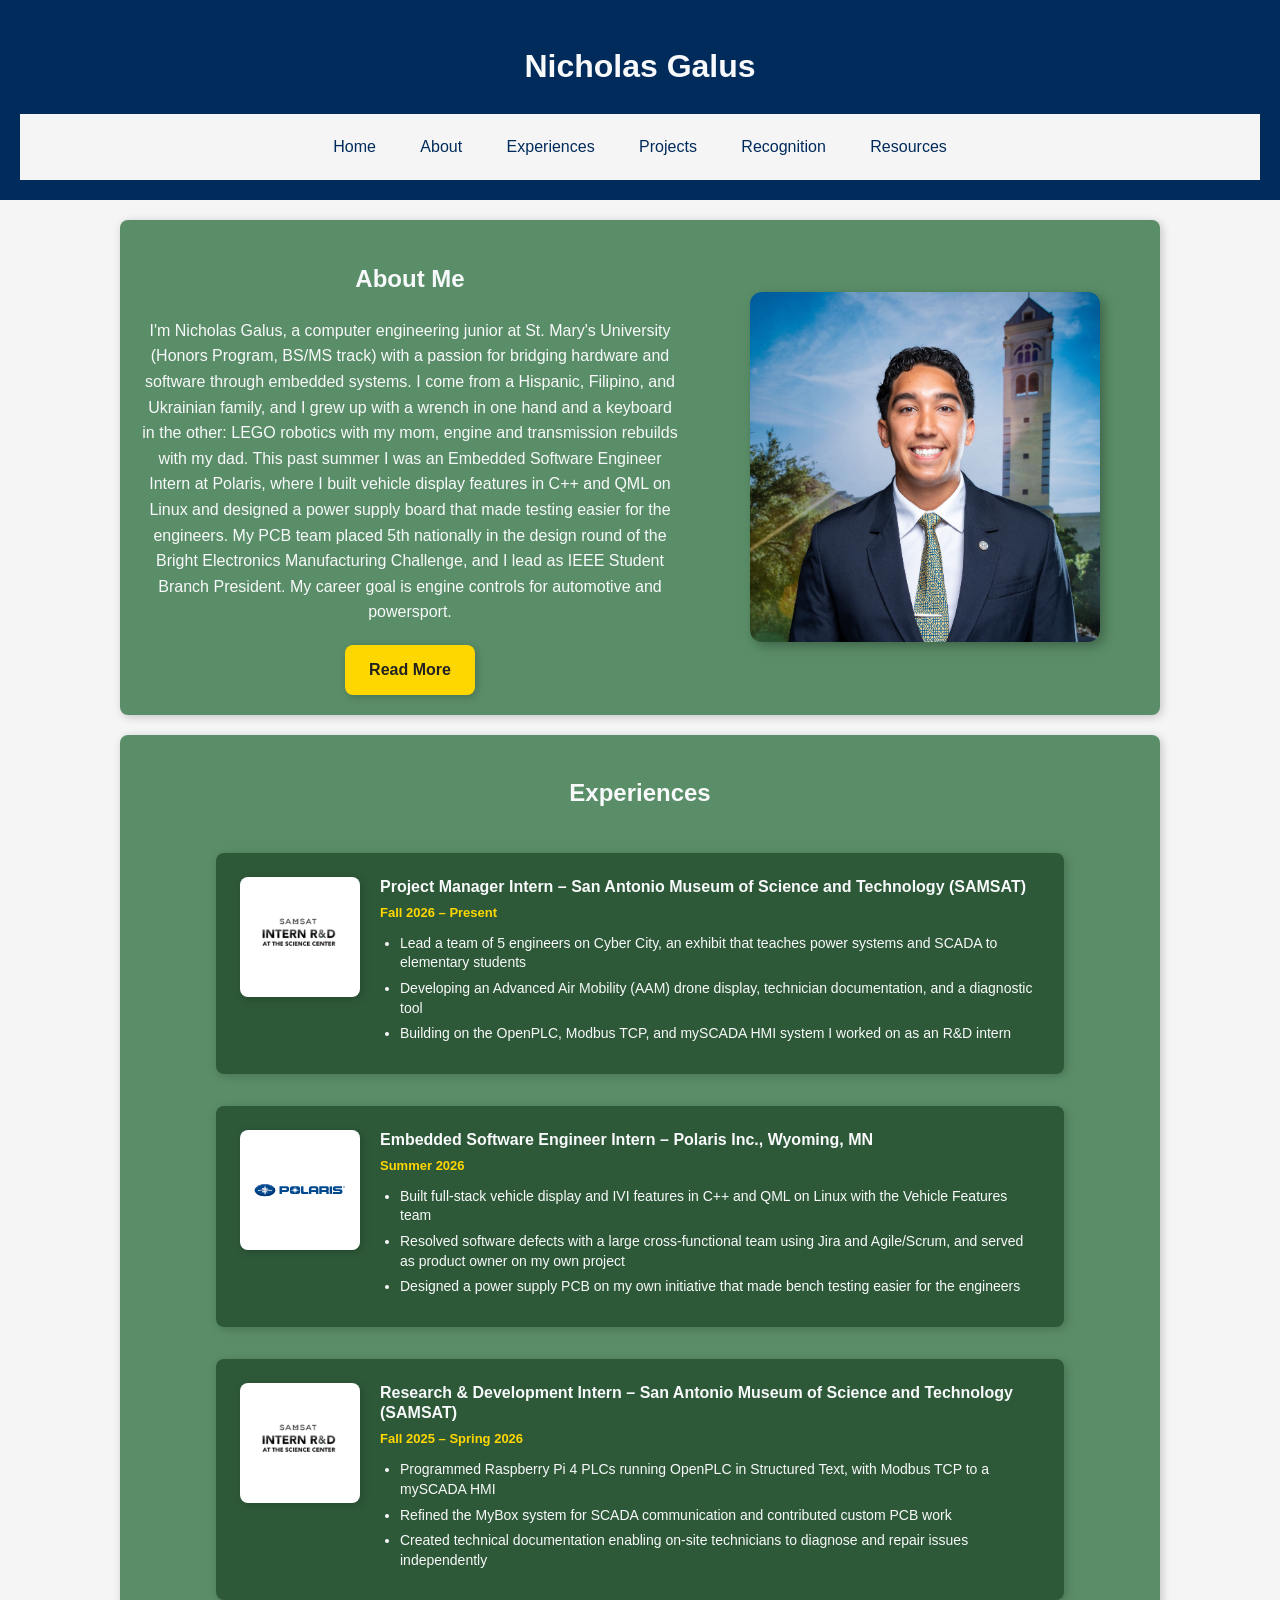
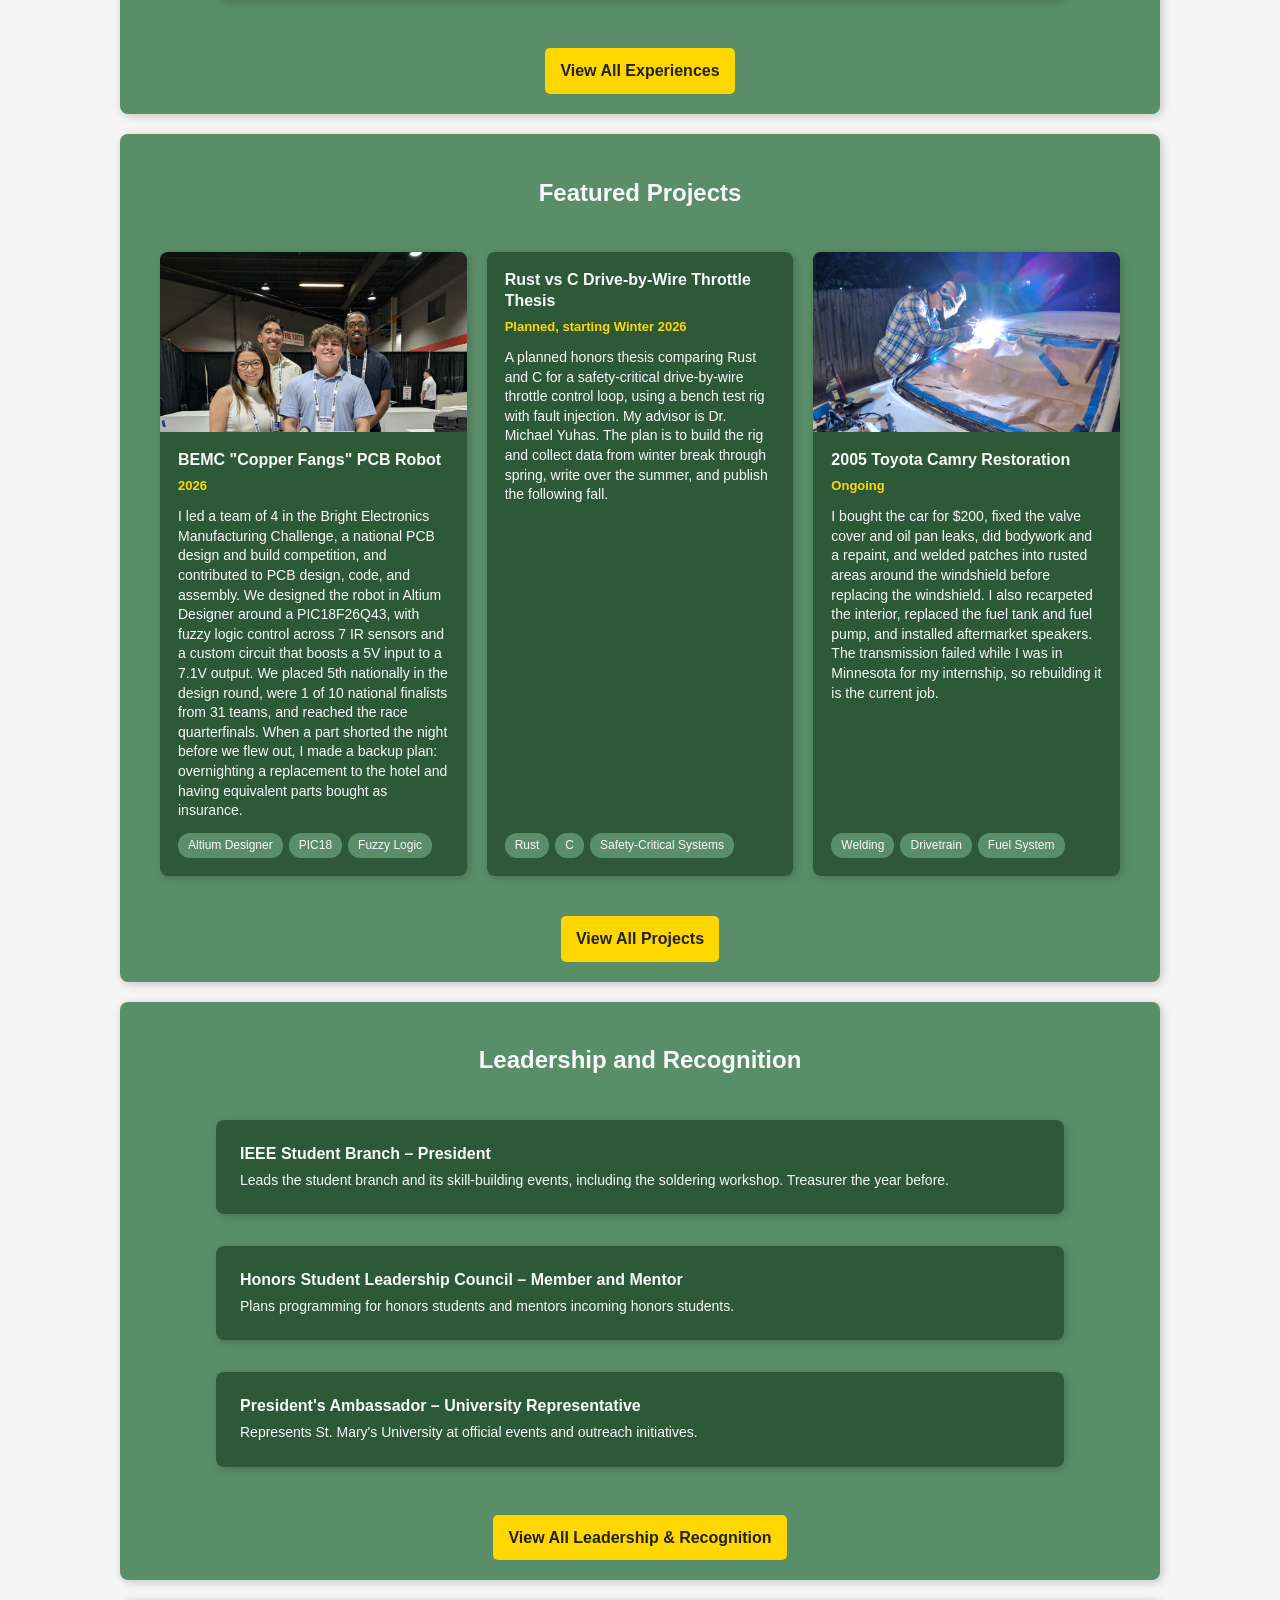
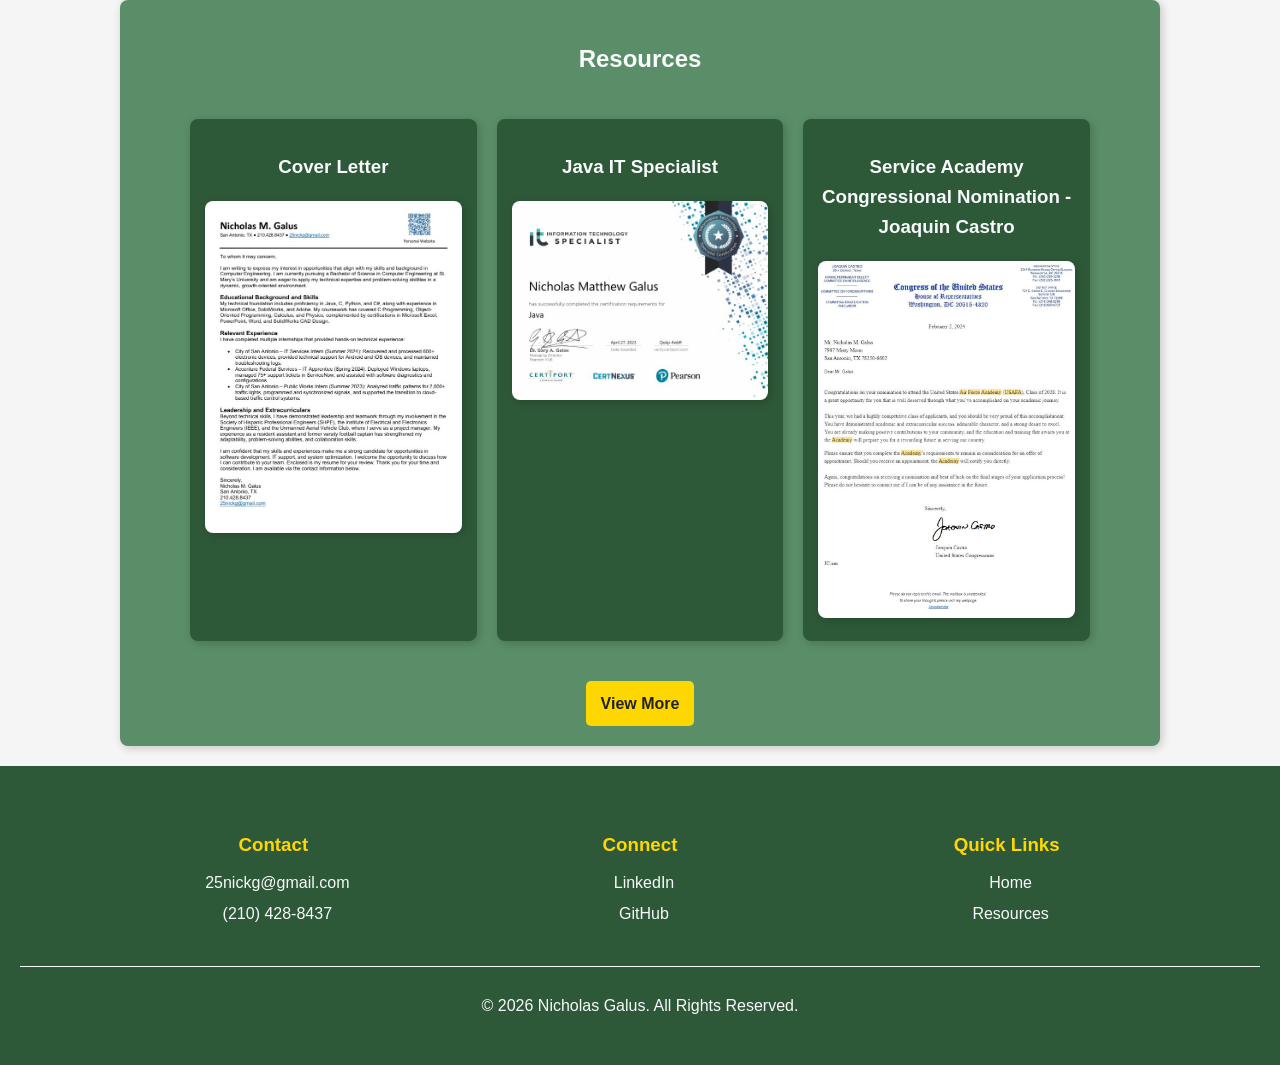
<file: index.html>
<!DOCTYPE html>
<html lang="en">

<head>
    <meta charset="UTF-8">
    <meta name="viewport" content="width=device-width, initial-scale=1.0">
    <title>Nicholas Galus</title>
    <link rel="stylesheet" href="resources/css/styles.css">
</head>

<body>
    <header>
        <h1>Nicholas Galus</h1>
        <nav>
            <a href="index.html">Home</a>
            <a href="about.html">About</a>
            <a href="experiences.html">Experiences</a>
            <a href="projects.html">Projects</a>
            <a href="awards.html">Recognition</a>
            <a href="resources.html">Resources</a>
        </nav>
    </header>

    <section class="about">
        <article class="container">
            <div>
                <h2>About Me</h2>
                <p>
                    I'm Nicholas Galus, a computer engineering junior at St. Mary's University (Honors Program, BS/MS track) with a passion for bridging hardware and software through embedded systems. I come from a Hispanic, Filipino, and Ukrainian family, and I grew up with a wrench in one hand and a keyboard in the other: LEGO robotics with my mom, engine and transmission rebuilds with my dad. This past summer I was an Embedded Software Engineer Intern at Polaris, where I built vehicle display features in C++ and QML on Linux and designed a power supply board that made testing easier for the engineers. My PCB team placed 5th nationally in the design round of the Bright Electronics Manufacturing Challenge, and I lead as IEEE Student Branch President. My career goal is engine controls for automotive and powersport.
                </p>
                <div class="read-more-container">
                    <a href="about.html" class="read-more-btn">Read More</a>
                </div>
            </div>
            <figure class="image">
                <img src="resources/images/Headshot.jpg" alt="Nicholas Galus" loading="lazy">
            </figure>
        </article>
    </section>

    <section class="experiences">
        <article>
            <h2>Experiences</h2>

            <!-- 3 Most Recent Experiences (full list on experiences.html) -->
            <div class="experiences-vertical">
                <div class="experience-vertical-item has-thumb">
                    <div class="experience-thumb" data-initials="SAMSAT">
                        <img class="logo logo-invert" src="resources/images/experiences/samsat.png" alt="SAMSAT" loading="lazy" onerror="this.remove()">
                    </div>
                    <div class="experience-body">
                        <h3>Project Manager Intern – San Antonio Museum of Science and Technology (SAMSAT)</h3>
                        <p class="experience-date">Fall 2026 – Present</p>
                        <ul>
                            <li>Lead a team of 5 engineers on Cyber City, an exhibit that teaches power systems and SCADA to elementary students</li>
                            <li>Developing an Advanced Air Mobility (AAM) drone display, technician documentation, and a diagnostic tool</li>
                            <li>Building on the OpenPLC, Modbus TCP, and mySCADA HMI system I worked on as an R&amp;D intern</li>
                        </ul>
                    </div>
                </div>

                <div class="experience-vertical-item has-thumb">
                    <div class="experience-thumb" data-initials="POL">
                        <img class="logo" src="resources/images/experiences/polaris.svg" alt="Polaris" loading="lazy" onerror="this.remove()">
                    </div>
                    <div class="experience-body">
                        <h3>Embedded Software Engineer Intern – Polaris Inc., Wyoming, MN</h3>
                        <p class="experience-date">Summer 2026</p>
                        <ul>
                            <li>Built full-stack vehicle display and IVI features in C++ and QML on Linux with the Vehicle Features team</li>
                            <li>Resolved software defects with a large cross-functional team using Jira and Agile/Scrum, and served as product owner on my own project</li>
                            <li>Designed a power supply PCB on my own initiative that made bench testing easier for the engineers</li>
                        </ul>
                    </div>
                </div>

                <div class="experience-vertical-item has-thumb">
                    <div class="experience-thumb" data-initials="SAMSAT">
                        <img class="logo logo-invert" src="resources/images/experiences/samsat.png" alt="SAMSAT" loading="lazy" onerror="this.remove()">
                    </div>
                    <div class="experience-body">
                        <h3>Research &amp; Development Intern – San Antonio Museum of Science and Technology (SAMSAT)</h3>
                        <p class="experience-date">Fall 2025 – Spring 2026</p>
                        <ul>
                            <li>Programmed Raspberry Pi 4 PLCs running OpenPLC in Structured Text, with Modbus TCP to a mySCADA HMI</li>
                            <li>Refined the MyBox system for SCADA communication and contributed custom PCB work</li>
                            <li>Created technical documentation enabling on-site technicians to diagnose and repair issues independently</li>
                        </ul>
                    </div>
                </div>
            </div>

            <!-- View All Experiences Button -->
            <div class="view-more-container">
                <a href="experiences.html" class="view-more-btn">View All Experiences</a>
            </div>
        </article>
    </section>

    <section class="featured-projects">
        <article>
            <h2>Featured Projects</h2>

            <!-- Top 3 Projects (full list lives on projects.html) -->
            <div class="projects-grid">
                <div class="project-card">
                    <img class="project-image" src="resources/images/copper-fangs.jpg" alt="Copper Fangs PCB robot" loading="lazy" onerror="this.remove()">
                    <div class="project-body">
                        <h3>BEMC "Copper Fangs" PCB Robot</h3>
                        <p class="project-date">2026</p>
                        <p>I led a team of 4 in the Bright Electronics Manufacturing Challenge, a national PCB design and build competition, and contributed to PCB design, code, and assembly. We designed the robot in Altium Designer around a PIC18F26Q43, with fuzzy logic control across 7 IR sensors and a custom circuit that boosts a 5V input to a 7.1V output. We placed 5th nationally in the design round, were 1 of 10 national finalists from 31 teams, and reached the race quarterfinals. When a part shorted the night before we flew out, I made a backup plan: overnighting a replacement to the hotel and having equivalent parts bought as insurance.</p>
                        <ul class="project-tags">
                            <li>Altium Designer</li>
                            <li>PIC18</li>
                            <li>Fuzzy Logic</li>
                        </ul>
                    </div>
                </div>

                <div class="project-card">
                    <div class="project-body">
                        <h3>Rust vs C Drive-by-Wire Throttle Thesis</h3>
                        <p class="project-date">Planned, starting Winter 2026</p>
                        <p>A planned honors thesis comparing Rust and C for a safety-critical drive-by-wire throttle control loop, using a bench test rig with fault injection. My advisor is Dr. Michael Yuhas. The plan is to build the rig and collect data from winter break through spring, write over the summer, and publish the following fall.</p>
                        <ul class="project-tags">
                            <li>Rust</li>
                            <li>C</li>
                            <li>Safety-Critical Systems</li>
                        </ul>
                    </div>
                </div>

                <div class="project-card">
                    <img class="project-image" src="resources/images/camry.png" alt="2005 Toyota Camry restoration" loading="lazy" onerror="this.remove()">
                    <div class="project-body">
                        <h3>2005 Toyota Camry Restoration</h3>
                        <p class="project-date">Ongoing</p>
                        <p>I bought the car for $200, fixed the valve cover and oil pan leaks, did bodywork and a repaint, and welded patches into rusted areas around the windshield before replacing the windshield. I also recarpeted the interior, replaced the fuel tank and fuel pump, and installed aftermarket speakers. The transmission failed while I was in Minnesota for my internship, so rebuilding it is the current job.</p>
                        <ul class="project-tags">
                            <li>Welding</li>
                            <li>Drivetrain</li>
                            <li>Fuel System</li>
                        </ul>
                    </div>
                </div>
            </div>

            <!-- View All Projects Button -->
            <div class="view-more-container">
                <a href="projects.html" class="view-more-btn">View All Projects</a>
            </div>
        </article>
    </section>

    <section class="leadership-recognition">
        <article>
            <h2>Leadership and Recognition</h2>

            <!-- Top 3 Leadership Positions -->
            <div class="leadership-grid">
                <div class="leadership-item">
                    <h3>IEEE Student Branch – President</h3>
                    <p>Leads the student branch and its skill-building events, including the soldering workshop. Treasurer the year before.</p>
                </div>

                <div class="leadership-item">
                    <h3>Honors Student Leadership Council – Member and Mentor</h3>
                    <p>Plans programming for honors students and mentors incoming honors students.</p>
                </div>

                <div class="leadership-item">
                    <h3>President's Ambassador – University Representative</h3>
                    <p>Represents St. Mary's University at official events and outreach initiatives.</p>
                </div>
            </div>

            <!-- View All Leadership & Recognition Button -->
            <div class="view-more-container">
                <a href="awards.html" class="view-more-btn">View All Leadership & Recognition</a>
            </div>
        </article>
    </section>

    <section class="recent-documents">
        <article>
            <h2>Resources</h2>
            <div class="pdf-grid">
                <!-- Cover Letter -->
                <div class="pdf-item">
                    <h3>Cover Letter</h3>
                    <a href="resources/pdfs/Nicholas M. Galus Cover Letter.pdf" download>
                        <img src="resources/thumbnails/Nicholas M. Galus Cover Letter.jpg" alt="Cover Letter">
                    </a>
                </div>

                <!-- Most Recent Certification (SolidWorks CAD Design Associate) -->
                <div class="pdf-item">
                    <h3>Java IT Specialist</h3>
                    <a href="resources/pdfs/Java Certification.pdf" download>
                        <img src="resources/thumbnails/Java Certification.jpg" alt="Java Certification">
                    </a>
                </div>

                <!-- Letter of Recommendation from Joaquin Castro -->
                <div class="pdf-item">
                    <h3>Service Academy Congressional Nomination - Joaquin Castro</h3>
                    <a href="resources/images/Congressional_Nomination.jpg" download>
                        <img src="resources/images/Congressional_Nomination.jpg" alt="Bobby Humphery Letter">
                    </a>
                </div>
            </div>

            <!-- View More Button -->
            <div class="view-more-container">
                <a href="resources.html" class="view-more-btn">View More</a>
            </div>
        </article>
    </section>

    <footer>
        <div class="footer-container">
            <!-- Contact Section -->
            <div class="footer-section">
                <h3>Contact</h3>
                <p><a href="mailto:25nickg@gmail.com"><i class="fas fa-envelope"></i> 25nickg@gmail.com</a></p>
                <p><a href="tel:+12104288437"><i class="fas fa-phone"></i> (210) 428-8437</a></p>
            </div>

            <!-- Social Media Section -->
            <div class="footer-section">
                <h3>Connect</h3>
                <p>
                    <a href="https://www.linkedin.com/in/nicholas-galus-9012752a9/" target="_blank">
                        <i class="fab fa-linkedin"></i> LinkedIn
                    </a>
                </p>
                <p>
                    <a href="https://github.com/ngalus47" target="_blank">
                        <i class="fab fa-github"></i> GitHub
                    </a>
                </p>
            </div>

            <!-- Quick Links Section -->
            <div class="footer-section">
                <h3>Quick Links</h3>
                <p><a href="index.html"><i class="fas fa-home"></i> Home</a></p>
                <p><a href="resources.html"><i class="fas fa-folder"></i> Resources</a></p>
            </div>
        </div>

        <!-- Copyright Notice -->
        <div class="footer-bottom">
            <p>&copy; 2026 Nicholas Galus. All Rights Reserved.</p>
        </div>
    </footer>

</body>

</html>
</file>
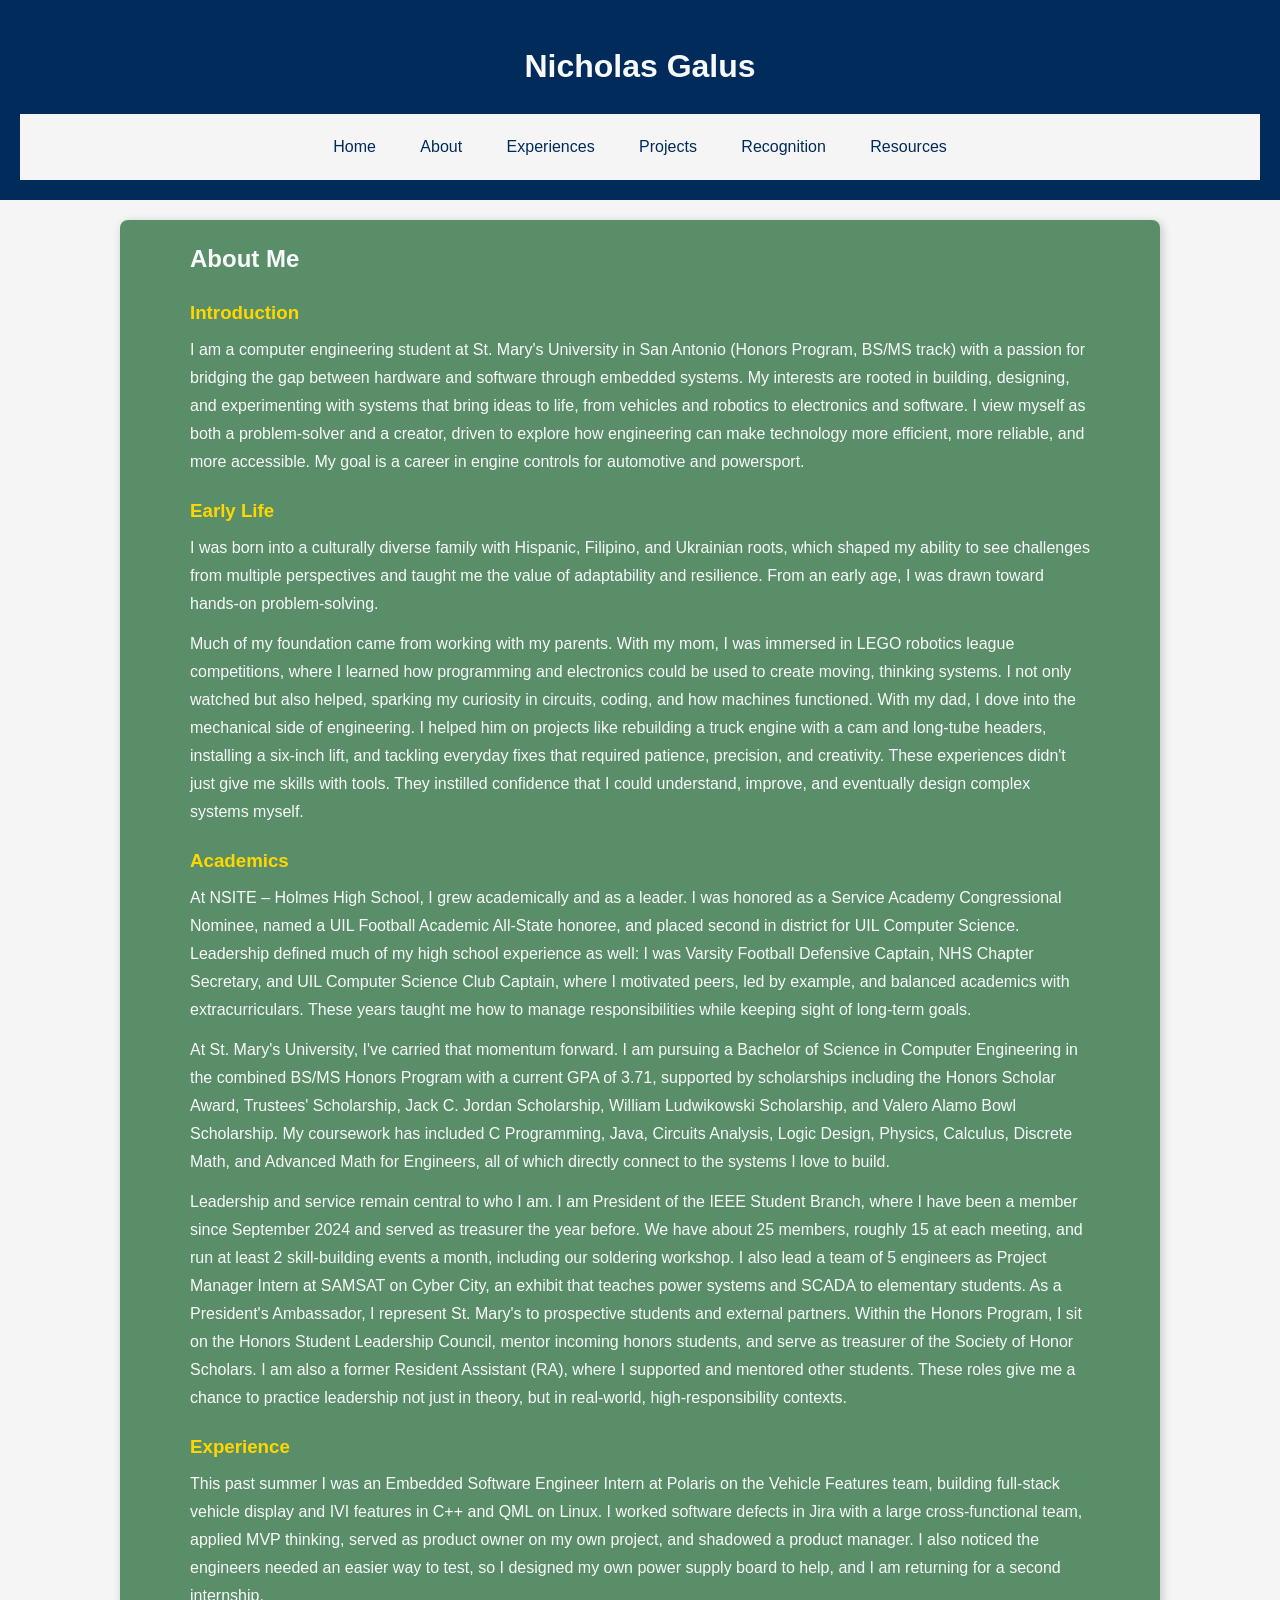
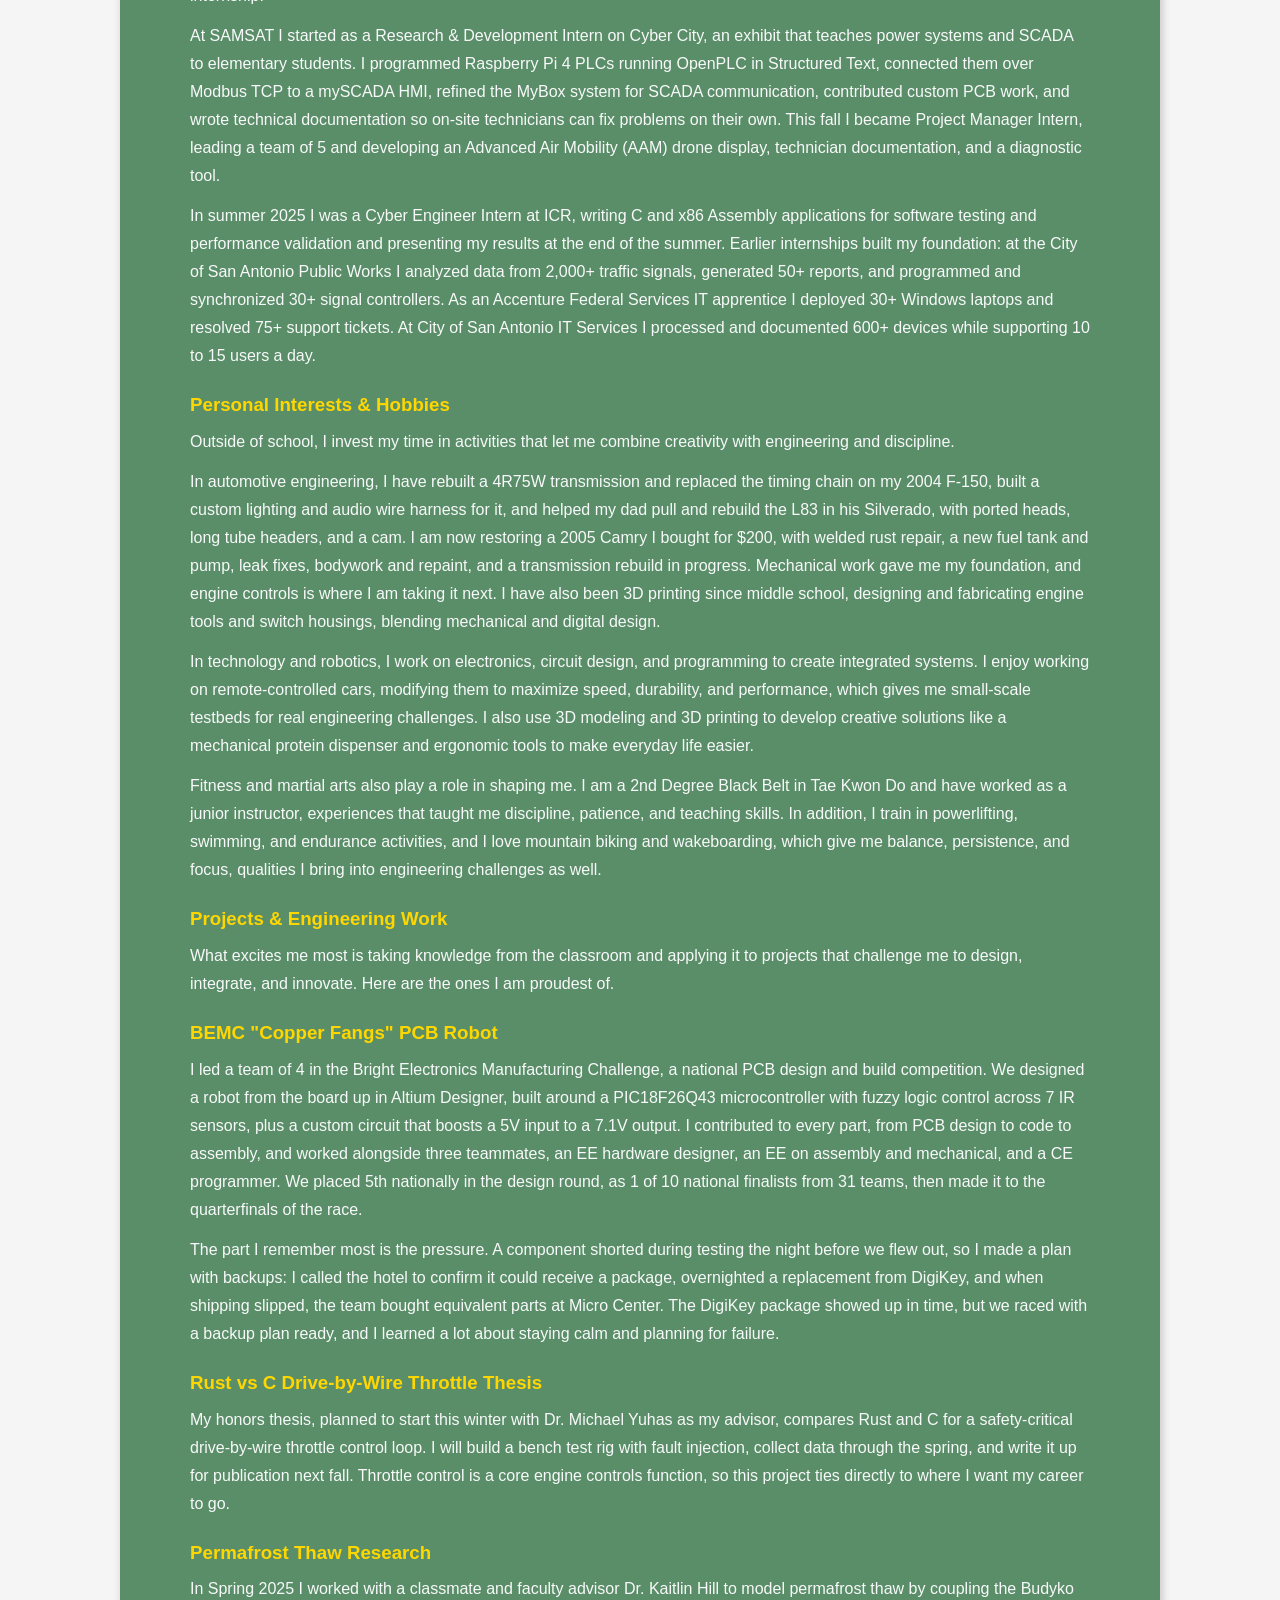
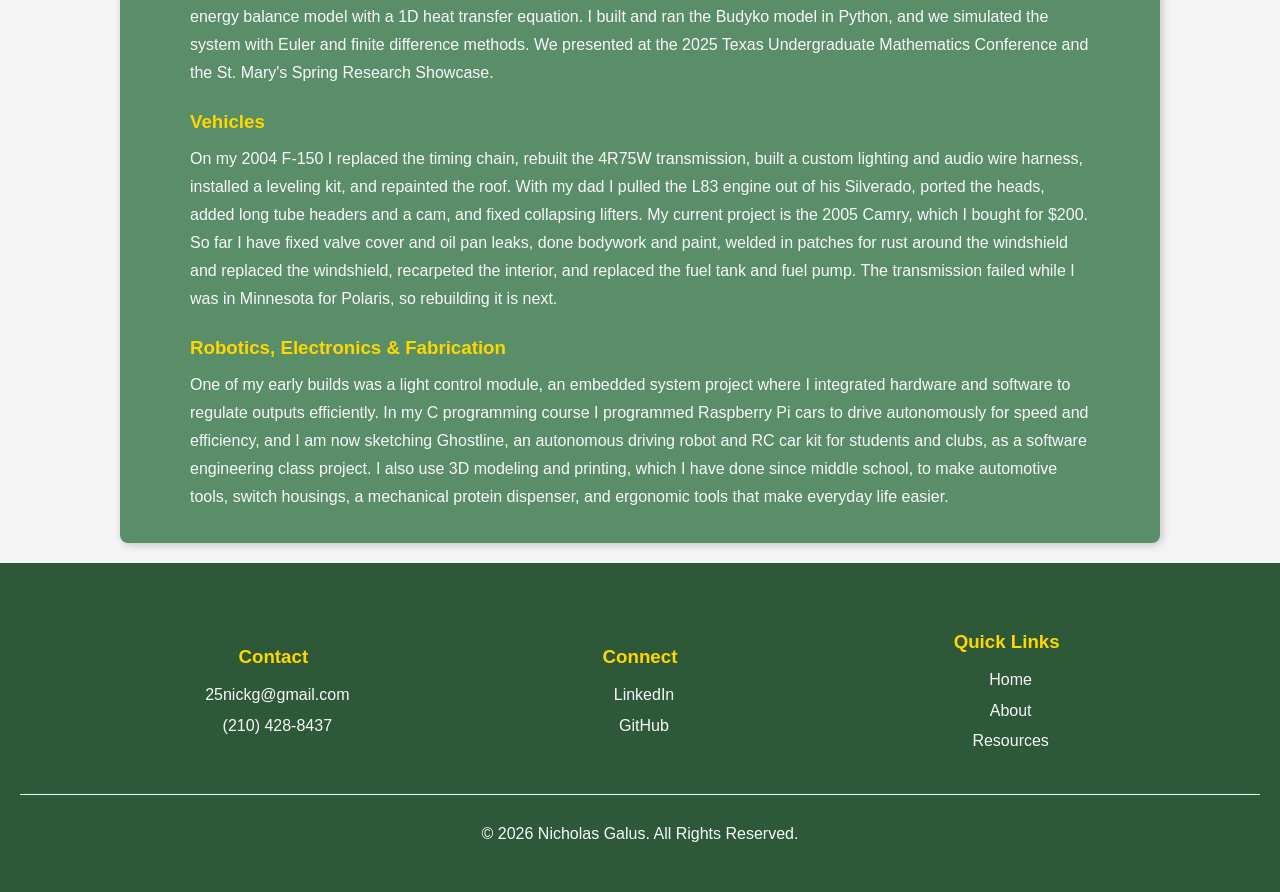
<file: about.html>
<!DOCTYPE html>
<html lang="en">

<head>
    <meta charset="UTF-8">
    <meta name="viewport" content="width=device-width, initial-scale=1.0">
    <title>About Me - Nicholas Galus</title>
    <link rel="stylesheet" href="resources/css/styles.css">
</head>

<body>
    <header>
        <h1>Nicholas Galus</h1>
        <nav>
            <a href="index.html">Home</a>
            <a href="about.html">About</a>
            <a href="experiences.html">Experiences</a>
            <a href="projects.html">Projects</a>
            <a href="awards.html">Recognition</a>
            <a href="resources.html">Resources</a>
        </nav>
    </header>

    <section class="about about-page">
        <article>
            <div>
                <h2>About Me</h2>

                <h3>Introduction</h3>
                <p>
                    I am a computer engineering student at St. Mary's University in San Antonio (Honors Program, BS/MS track) with a passion for bridging the gap between hardware and software through embedded systems. My interests are rooted in building, designing, and experimenting with systems that bring ideas to life, from vehicles and robotics to electronics and software. I view myself as both a problem-solver and a creator, driven to explore how engineering can make technology more efficient, more reliable, and more accessible. My goal is a career in engine controls for automotive and powersport.
                </p>

                <h3>Early Life</h3>
                <p>
                    I was born into a culturally diverse family with Hispanic, Filipino, and Ukrainian roots, which shaped my ability to see challenges from multiple perspectives and taught me the value of adaptability and resilience. From an early age, I was drawn toward hands-on problem-solving.
                </p>
                <p>
                    Much of my foundation came from working with my parents. With my mom, I was immersed in LEGO robotics league competitions, where I learned how programming and electronics could be used to create moving, thinking systems. I not only watched but also helped, sparking my curiosity in circuits, coding, and how machines functioned. With my dad, I dove into the mechanical side of engineering. I helped him on projects like rebuilding a truck engine with a cam and long-tube headers, installing a six-inch lift, and tackling everyday fixes that required patience, precision, and creativity. These experiences didn't just give me skills with tools. They instilled confidence that I could understand, improve, and eventually design complex systems myself.
                </p>

                <h3>Academics</h3>
                <p>
                    At NSITE – Holmes High School, I grew academically and as a leader. I was honored as a Service Academy Congressional Nominee, named a UIL Football Academic All-State honoree, and placed second in district for UIL Computer Science. Leadership defined much of my high school experience as well: I was Varsity Football Defensive Captain, NHS Chapter Secretary, and UIL Computer Science Club Captain, where I motivated peers, led by example, and balanced academics with extracurriculars. These years taught me how to manage responsibilities while keeping sight of long-term goals.
                </p>
                <p>
                    At St. Mary's University, I've carried that momentum forward. I am pursuing a Bachelor of Science in Computer Engineering in the combined BS/MS Honors Program with a current GPA of 3.71, supported by scholarships including the Honors Scholar Award, Trustees' Scholarship, Jack C. Jordan Scholarship, William Ludwikowski Scholarship, and Valero Alamo Bowl Scholarship. My coursework has included C Programming, Java, Circuits Analysis, Logic Design, Physics, Calculus, Discrete Math, and Advanced Math for Engineers, all of which directly connect to the systems I love to build.
                </p>
                <p>
                    Leadership and service remain central to who I am. I am President of the IEEE Student Branch, where I have been a member since September 2024 and served as treasurer the year before. We have about 25 members, roughly 15 at each meeting, and run at least 2 skill-building events a month, including our soldering workshop. I also lead a team of 5 engineers as Project Manager Intern at SAMSAT on Cyber City, an exhibit that teaches power systems and SCADA to elementary students. As a President's Ambassador, I represent St. Mary's to prospective students and external partners. Within the Honors Program, I sit on the Honors Student Leadership Council, mentor incoming honors students, and serve as treasurer of the Society of Honor Scholars. I am also a former Resident Assistant (RA), where I supported and mentored other students. These roles give me a chance to practice leadership not just in theory, but in real-world, high-responsibility contexts.
                </p>

                <h3>Experience</h3>
                <p>
                    This past summer I was an Embedded Software Engineer Intern at Polaris on the Vehicle Features team, building full-stack vehicle display and IVI features in C++ and QML on Linux. I worked software defects in Jira with a large cross-functional team, applied MVP thinking, served as product owner on my own project, and shadowed a product manager. I also noticed the engineers needed an easier way to test, so I designed my own power supply board to help, and I am returning for a second internship.
                </p>
                <p>
                    At SAMSAT I started as a Research &amp; Development Intern on Cyber City, an exhibit that teaches power systems and SCADA to elementary students. I programmed Raspberry Pi 4 PLCs running OpenPLC in Structured Text, connected them over Modbus TCP to a mySCADA HMI, refined the MyBox system for SCADA communication, contributed custom PCB work, and wrote technical documentation so on-site technicians can fix problems on their own. This fall I became Project Manager Intern, leading a team of 5 and developing an Advanced Air Mobility (AAM) drone display, technician documentation, and a diagnostic tool.
                </p>
                <p>
                    In summer 2025 I was a Cyber Engineer Intern at ICR, writing C and x86 Assembly applications for software testing and performance validation and presenting my results at the end of the summer. Earlier internships built my foundation: at the City of San Antonio Public Works I analyzed data from 2,000+ traffic signals, generated 50+ reports, and programmed and synchronized 30+ signal controllers. As an Accenture Federal Services IT apprentice I deployed 30+ Windows laptops and resolved 75+ support tickets. At City of San Antonio IT Services I processed and documented 600+ devices while supporting 10 to 15 users a day.
                </p>

                <h3>Personal Interests & Hobbies</h3>
                <p>
                    Outside of school, I invest my time in activities that let me combine creativity with engineering and discipline.
                </p>
                <p>
                    In automotive engineering, I have rebuilt a 4R75W transmission and replaced the timing chain on my 2004 F-150, built a custom lighting and audio wire harness for it, and helped my dad pull and rebuild the L83 in his Silverado, with ported heads, long tube headers, and a cam. I am now restoring a 2005 Camry I bought for $200, with welded rust repair, a new fuel tank and pump, leak fixes, bodywork and repaint, and a transmission rebuild in progress. Mechanical work gave me my foundation, and engine controls is where I am taking it next. I have also been 3D printing since middle school, designing and fabricating engine tools and switch housings, blending mechanical and digital design.
                </p>
                <p>
                    In technology and robotics, I work on electronics, circuit design, and programming to create integrated systems. I enjoy working on remote-controlled cars, modifying them to maximize speed, durability, and performance, which gives me small-scale testbeds for real engineering challenges. I also use 3D modeling and 3D printing to develop creative solutions like a mechanical protein dispenser and ergonomic tools to make everyday life easier.
                </p>
                <p>
                    Fitness and martial arts also play a role in shaping me. I am a 2nd Degree Black Belt in Tae Kwon Do and have worked as a junior instructor, experiences that taught me discipline, patience, and teaching skills. In addition, I train in powerlifting, swimming, and endurance activities, and I love mountain biking and wakeboarding, which give me balance, persistence, and focus, qualities I bring into engineering challenges as well.
                </p>

                <h3>Projects &amp; Engineering Work</h3>
                <p>
                    What excites me most is taking knowledge from the classroom and applying it to projects that challenge me to design, integrate, and innovate. Here are the ones I am proudest of.
                </p>

                <h3>BEMC "Copper Fangs" PCB Robot</h3>
                <p>
                    I led a team of 4 in the Bright Electronics Manufacturing Challenge, a national PCB design and build competition. We designed a robot from the board up in Altium Designer, built around a PIC18F26Q43 microcontroller with fuzzy logic control across 7 IR sensors, plus a custom circuit that boosts a 5V input to a 7.1V output. I contributed to every part, from PCB design to code to assembly, and worked alongside three teammates, an EE hardware designer, an EE on assembly and mechanical, and a CE programmer. We placed 5th nationally in the design round, as 1 of 10 national finalists from 31 teams, then made it to the quarterfinals of the race.
                </p>
                <p>
                    The part I remember most is the pressure. A component shorted during testing the night before we flew out, so I made a plan with backups: I called the hotel to confirm it could receive a package, overnighted a replacement from DigiKey, and when shipping slipped, the team bought equivalent parts at Micro Center. The DigiKey package showed up in time, but we raced with a backup plan ready, and I learned a lot about staying calm and planning for failure.
                </p>

                <h3>Rust vs C Drive-by-Wire Throttle Thesis</h3>
                <p>
                    My honors thesis, planned to start this winter with Dr. Michael Yuhas as my advisor, compares Rust and C for a safety-critical drive-by-wire throttle control loop. I will build a bench test rig with fault injection, collect data through the spring, and write it up for publication next fall. Throttle control is a core engine controls function, so this project ties directly to where I want my career to go.
                </p>

                <h3>Permafrost Thaw Research</h3>
                <p>
                    In Spring 2025 I worked with a classmate and faculty advisor Dr. Kaitlin Hill to model permafrost thaw by coupling the Budyko energy balance model with a 1D heat transfer equation. I built and ran the Budyko model in Python, and we simulated the system with Euler and finite difference methods. We presented at the 2025 Texas Undergraduate Mathematics Conference and the St. Mary's Spring Research Showcase.
                </p>

                <h3>Vehicles</h3>
                <p>
                    On my 2004 F-150 I replaced the timing chain, rebuilt the 4R75W transmission, built a custom lighting and audio wire harness, installed a leveling kit, and repainted the roof. With my dad I pulled the L83 engine out of his Silverado, ported the heads, added long tube headers and a cam, and fixed collapsing lifters. My current project is the 2005 Camry, which I bought for $200. So far I have fixed valve cover and oil pan leaks, done bodywork and paint, welded in patches for rust around the windshield and replaced the windshield, recarpeted the interior, and replaced the fuel tank and fuel pump. The transmission failed while I was in Minnesota for Polaris, so rebuilding it is next.
                </p>

                <h3>Robotics, Electronics &amp; Fabrication</h3>
                <p>
                    One of my early builds was a light control module, an embedded system project where I integrated hardware and software to regulate outputs efficiently. In my C programming course I programmed Raspberry Pi cars to drive autonomously for speed and efficiency, and I am now sketching Ghostline, an autonomous driving robot and RC car kit for students and clubs, as a software engineering class project. I also use 3D modeling and printing, which I have done since middle school, to make automotive tools, switch housings, a mechanical protein dispenser, and ergonomic tools that make everyday life easier.
                </p>
            </div>
        </article>
    </section>

    <footer>
        <div class="footer-container">
            <!-- Contact Section -->
            <div class="footer-section">
                <h3>Contact</h3>
                <p><a href="mailto:25nickg@gmail.com"><i class="fas fa-envelope"></i> 25nickg@gmail.com</a></p>
                <p><a href="tel:+12104288437"><i class="fas fa-phone"></i> (210) 428-8437</a></p>
            </div>

            <!-- Social Media Section -->
            <div class="footer-section">
                <h3>Connect</h3>
                <p>
                    <a href="https://www.linkedin.com/in/nicholas-galus-9012752a9/" target="_blank">
                        <i class="fab fa-linkedin"></i> LinkedIn
                    </a>
                </p>
                <p>
                    <a href="https://github.com/ngalus47" target="_blank">
                        <i class="fab fa-github"></i> GitHub
                    </a>
                </p>
            </div>

            <!-- Quick Links Section -->
            <div class="footer-section">
                <h3>Quick Links</h3>
                <p><a href="index.html"><i class="fas fa-home"></i> Home</a></p>
                <p><a href="about.html"><i class="fas fa-user"></i> About</a></p>
                <p><a href="resources.html"><i class="fas fa-folder"></i> Resources</a></p>
            </div>
        </div>

        <!-- Copyright Notice -->
        <div class="footer-bottom">
            <p>&copy; 2026 Nicholas Galus. All Rights Reserved.</p>
        </div>
    </footer>

</body>

</html>
</file>
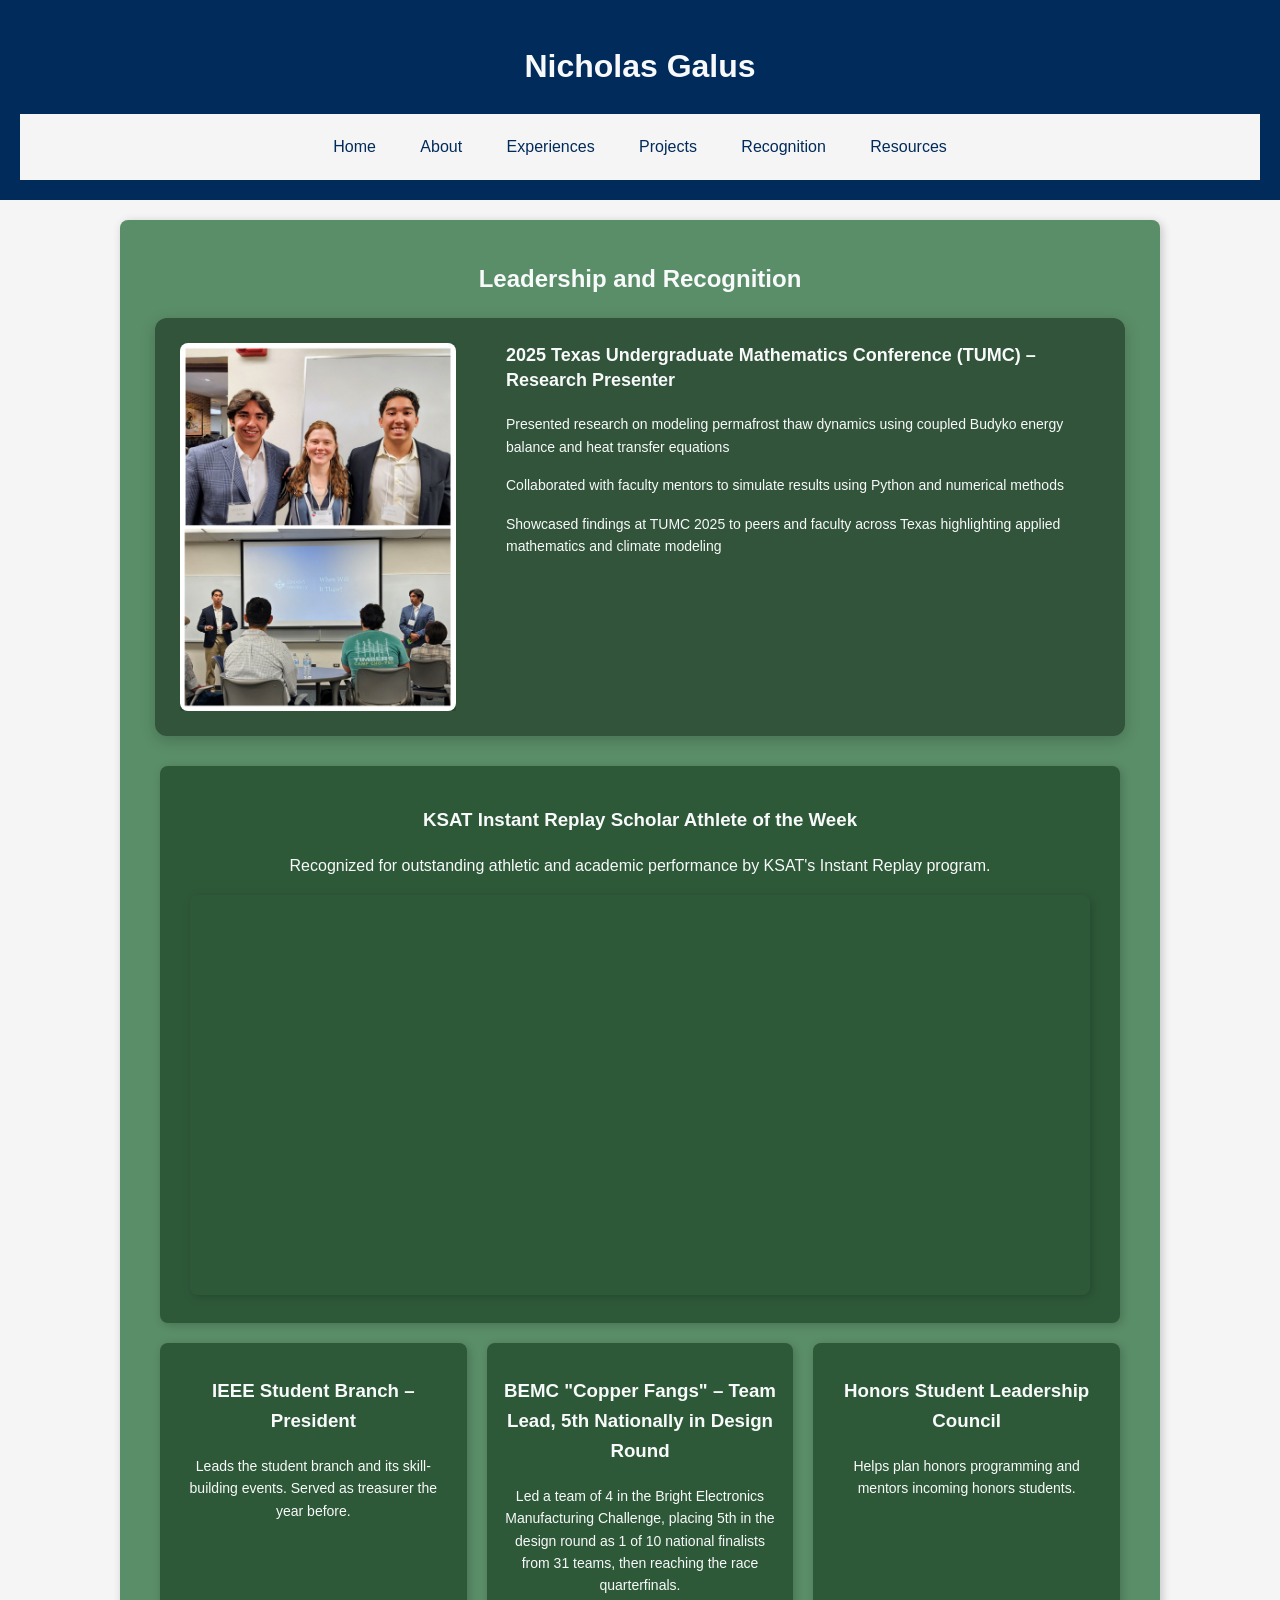
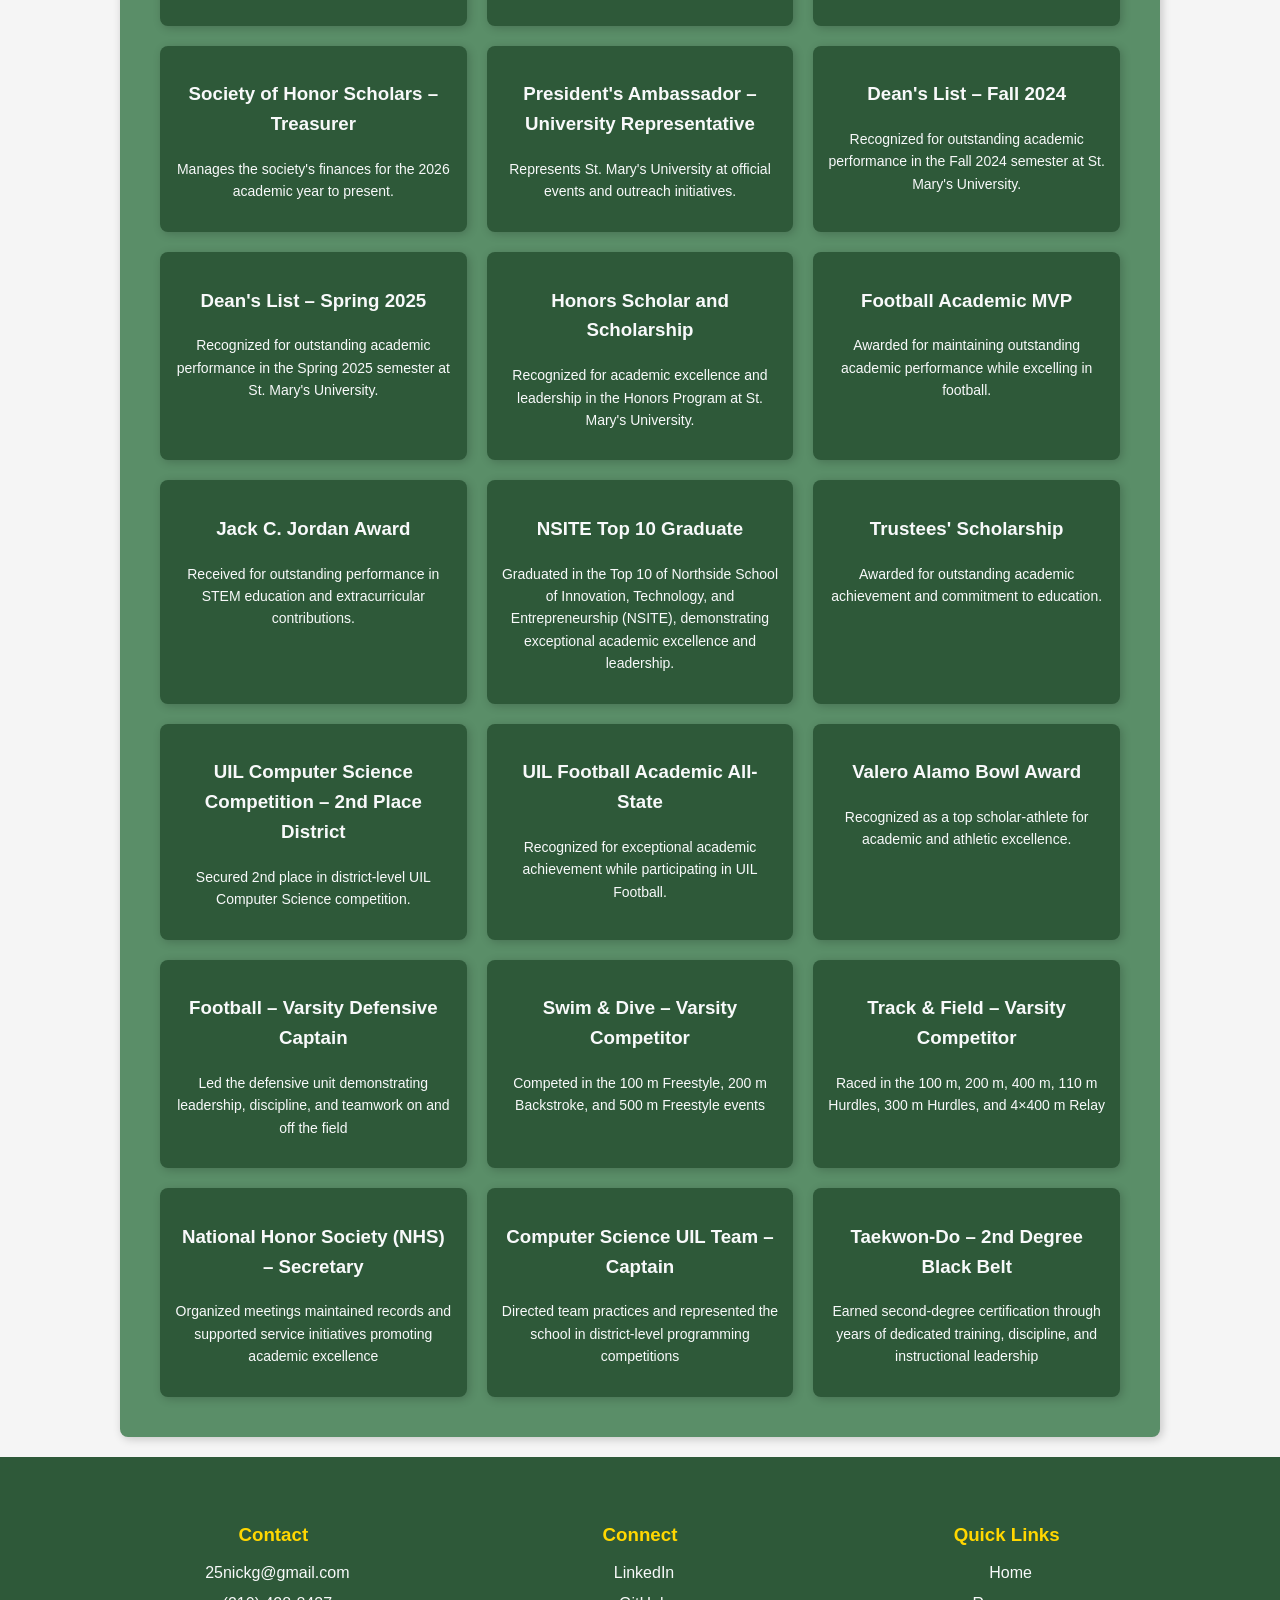
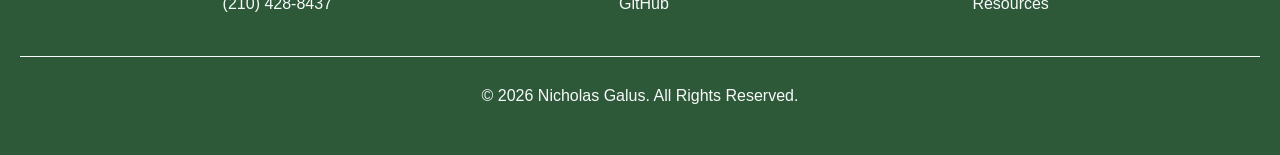
<file: awards.html>
<!DOCTYPE html>
<html lang="en">

<head>
    <meta charset="UTF-8">
    <meta name="viewport" content="width=device-width, initial-scale=1.0">
    <title>Leadership and Recognition - Nicholas Galus</title>
    <link rel="stylesheet" href="resources/css/styles.css">
</head>

<body>
    <header>
        <h1>Nicholas Galus</h1>
        <nav>
            <a href="index.html">Home</a>
            <a href="about.html">About</a>
            <a href="experiences.html">Experiences</a>
            <a href="projects.html">Projects</a>
            <a href="awards.html">Recognition</a>
            <a href="resources.html">Resources</a>
        </nav>
    </header>

    <section class="awards">
        <article>
            <h2>Leadership and Recognition</h2>

            <!-- Featured Recognition Section -->
            <section class="featured-recognition">
                <div class="tumc-feature-card">
                    <div class="tumc-grid">
                        <div class="tumc-photo">
                            <img src="resources/images/2025 TUMC presentation.jpg" alt="Nicholas Galus presenting at TUMC 2025">
                        </div>
                        <div class="tumc-text">
                            <h3>2025 Texas Undergraduate Mathematics Conference (TUMC) – Research Presenter</h3>
                            <p>Presented research on modeling permafrost thaw dynamics using coupled Budyko energy balance and heat transfer equations</p>
                            <p>Collaborated with faculty mentors to simulate results using Python and numerical methods</p>
                            <p>Showcased findings at TUMC 2025 to peers and faculty across Texas highlighting applied mathematics and climate modeling</p>
                        </div>
                    </div>
                </div>
            </section>

            <!-- Video Section -->
            <div class="video-container">
                <h3>KSAT Instant Replay Scholar Athlete of the Week</h3>
                <p>Recognized for outstanding athletic and academic performance by KSAT's Instant Replay program.</p>
                <iframe width="100%" height="400" src="https://www.youtube.com/embed/hmdwv5NUqJo"
                    title="KSAT Instant Replay Scholar Athlete of the Week" frameborder="0"
                    allow="accelerometer; autoplay; clipboard-write; encrypted-media; gyroscope; picture-in-picture"
                    allowfullscreen>
                </iframe>
            </div>

            <!-- Leadership & Recognition Grid -->
            <div class="awards-grid">
                <div class="award-item">
                    <h3>IEEE Student Branch – President</h3>
                    <p>Leads the student branch and its skill-building events. Served as treasurer the year before.</p>
                </div>

                <div class="award-item">
                    <h3>BEMC "Copper Fangs" – Team Lead, 5th Nationally in Design Round</h3>
                    <p>Led a team of 4 in the Bright Electronics Manufacturing Challenge, placing 5th in the design round as 1 of 10 national finalists from 31 teams, then reaching the race quarterfinals.</p>
                </div>

                <div class="award-item">
                    <h3>Honors Student Leadership Council</h3>
                    <p>Helps plan honors programming and mentors incoming honors students.</p>
                </div>

                <div class="award-item">
                    <h3>Society of Honor Scholars – Treasurer</h3>
                    <p>Manages the society's finances for the 2026 academic year to present.</p>
                </div>

                <div class="award-item">
                    <h3>President's Ambassador – University Representative</h3>
                    <p>Represents St. Mary's University at official events and outreach initiatives.</p>
                </div>

                <div class="award-item">
                    <h3>Dean's List – Fall 2024</h3>
                    <p>Recognized for outstanding academic performance in the Fall 2024 semester at St. Mary's University.</p>
                </div>

                <div class="award-item">
                    <h3>Dean's List – Spring 2025</h3>
                    <p>Recognized for outstanding academic performance in the Spring 2025 semester at St. Mary's University.</p>
                </div>

                <div class="award-item">
                    <h3>Honors Scholar and Scholarship</h3>
                    <p>Recognized for academic excellence and leadership in the Honors Program at St. Mary's University.</p>
                </div>

                <div class="award-item">
                    <h3>Football Academic MVP</h3>
                    <p>Awarded for maintaining outstanding academic performance while excelling in football.</p>
                </div>

                <div class="award-item">
                    <h3>Jack C. Jordan Award</h3>
                    <p>Received for outstanding performance in STEM education and extracurricular contributions.</p>
                </div>

                <div class="award-item">
                    <h3>NSITE Top 10 Graduate</h3>
                    <p>Graduated in the Top 10 of Northside School of Innovation, Technology, and Entrepreneurship (NSITE), demonstrating exceptional academic excellence and leadership.</p>
                </div>

                <div class="award-item">
                    <h3>Trustees' Scholarship</h3>
                    <p>Awarded for outstanding academic achievement and commitment to education.</p>
                </div>

                <div class="award-item">
                    <h3>UIL Computer Science Competition – 2nd Place District</h3>
                    <p>Secured 2nd place in district-level UIL Computer Science competition.</p>
                </div>

                <div class="award-item">
                    <h3>UIL Football Academic All-State</h3>
                    <p>Recognized for exceptional academic achievement while participating in UIL Football.</p>
                </div>

                <div class="award-item">
                    <h3>Valero Alamo Bowl Award</h3>
                    <p>Recognized as a top scholar-athlete for academic and athletic excellence.</p>
                </div>

                <div class="award-item">
                    <h3>Football – Varsity Defensive Captain</h3>
                    <p>Led the defensive unit demonstrating leadership, discipline, and teamwork on and off the field</p>
                </div>

                <div class="award-item">
                    <h3>Swim & Dive – Varsity Competitor</h3>
                    <p>Competed in the 100 m Freestyle, 200 m Backstroke, and 500 m Freestyle events</p>
                </div>

                <div class="award-item">
                    <h3>Track & Field – Varsity Competitor</h3>
                    <p>Raced in the 100 m, 200 m, 400 m, 110 m Hurdles, 300 m Hurdles, and 4×400 m Relay</p>
                </div>

                <div class="award-item">
                    <h3>National Honor Society (NHS) – Secretary</h3>
                    <p>Organized meetings maintained records and supported service initiatives promoting academic excellence</p>
                </div>

                <div class="award-item">
                    <h3>Computer Science UIL Team – Captain</h3>
                    <p>Directed team practices and represented the school in district-level programming competitions</p>
                </div>

                <div class="award-item">
                    <h3>Taekwon-Do – 2nd Degree Black Belt</h3>
                    <p>Earned second-degree certification through years of dedicated training, discipline, and instructional leadership</p>
                </div>
            </div>
        </article>
    </section>

    <footer>
        <div class="footer-container">
            <!-- Contact Section -->
            <div class="footer-section">
                <h3>Contact</h3>
                <p><a href="mailto:25nickg@gmail.com"><i class="fas fa-envelope"></i> 25nickg@gmail.com</a></p>
                <p><a href="tel:+12104288437"><i class="fas fa-phone"></i> (210) 428-8437</a></p>
            </div>

            <!-- Social Media Section -->
            <div class="footer-section">
                <h3>Connect</h3>
                <p>
                    <a href="https://www.linkedin.com/in/nicholas-galus-9012752a9/" target="_blank">
                        <i class="fab fa-linkedin"></i> LinkedIn
                    </a>
                </p>
                <p>
                    <a href="https://github.com/ngalus47" target="_blank">
                        <i class="fab fa-github"></i> GitHub
                    </a>
                </p>
            </div>

            <!-- Quick Links Section -->
            <div class="footer-section">
                <h3>Quick Links</h3>
                <p><a href="index.html"><i class="fas fa-home"></i> Home</a></p>
                <p><a href="resources.html"><i class="fas fa-folder"></i> Resources</a></p>
            </div>
        </div>

        <!-- Copyright Notice -->
        <div class="footer-bottom">
            <p>&copy; 2026 Nicholas Galus. All Rights Reserved.</p>
        </div>
    </footer>

</body>
    
</html>
</file>
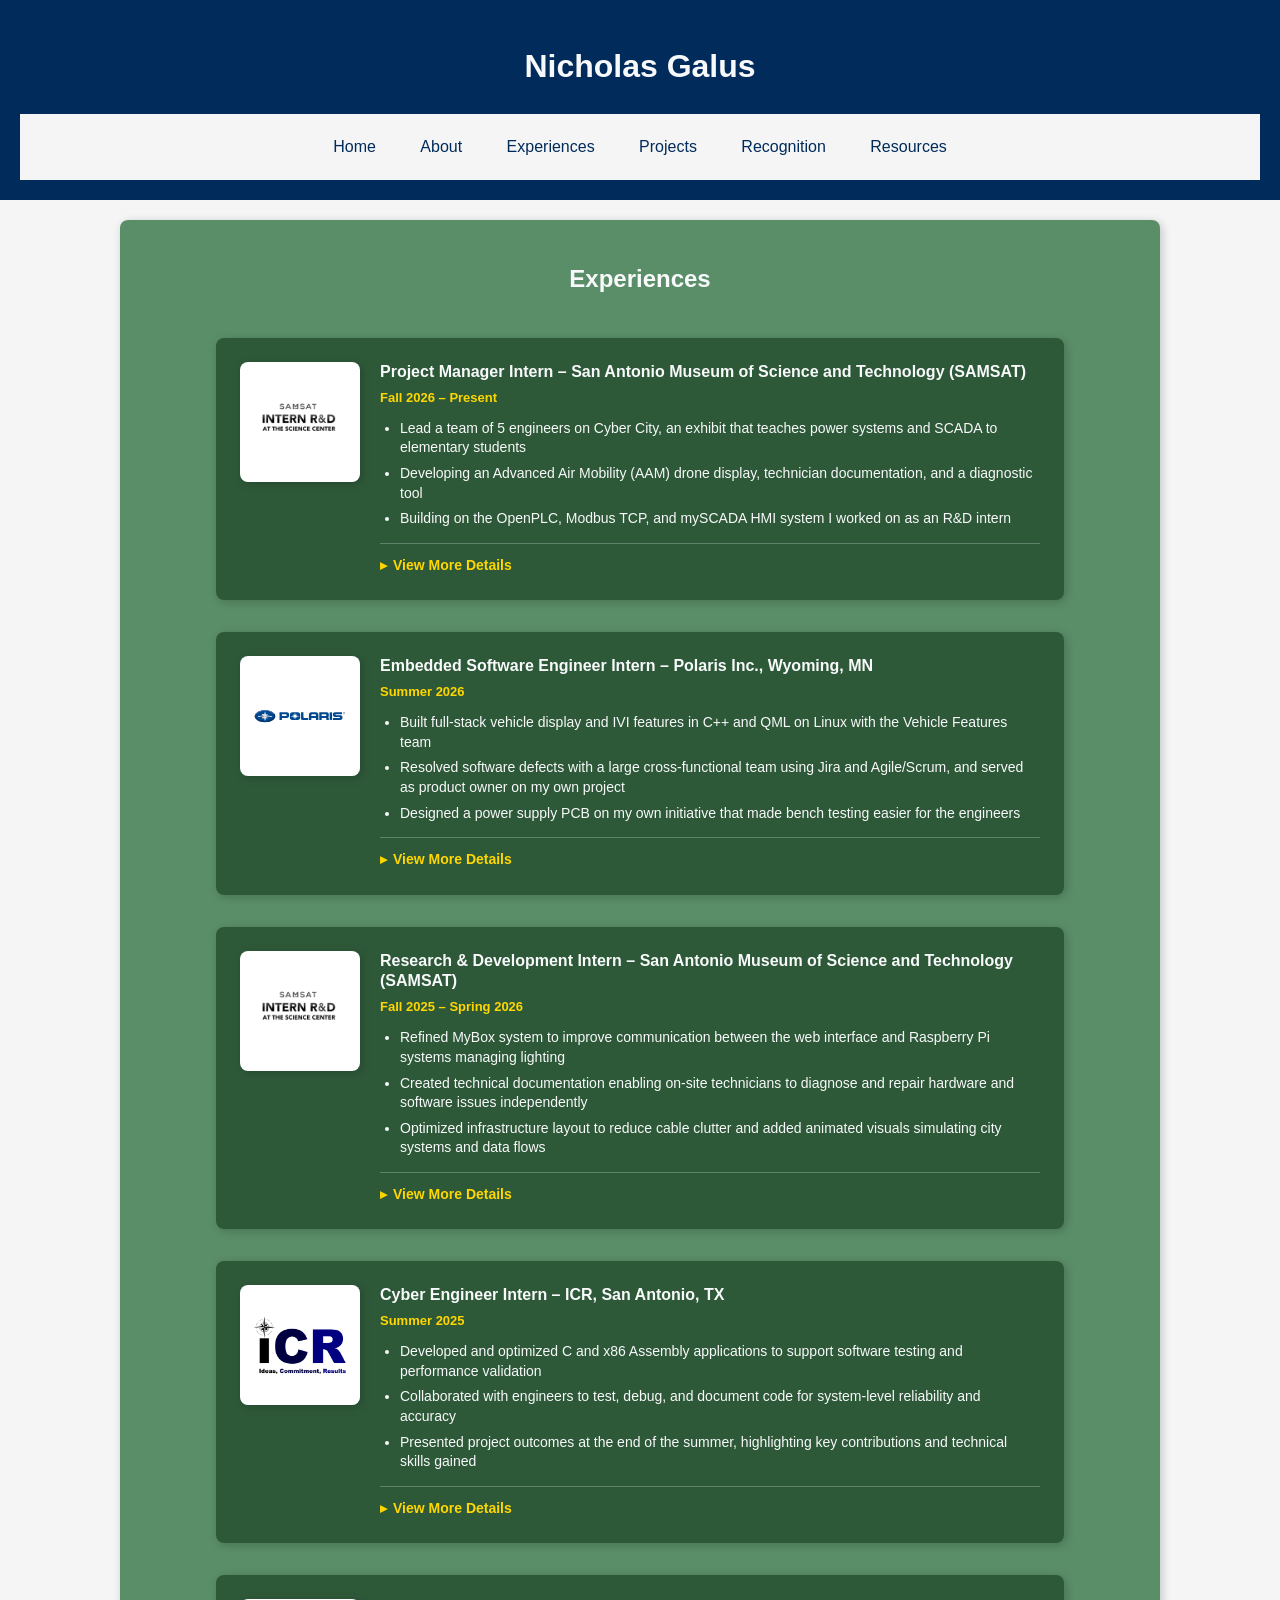
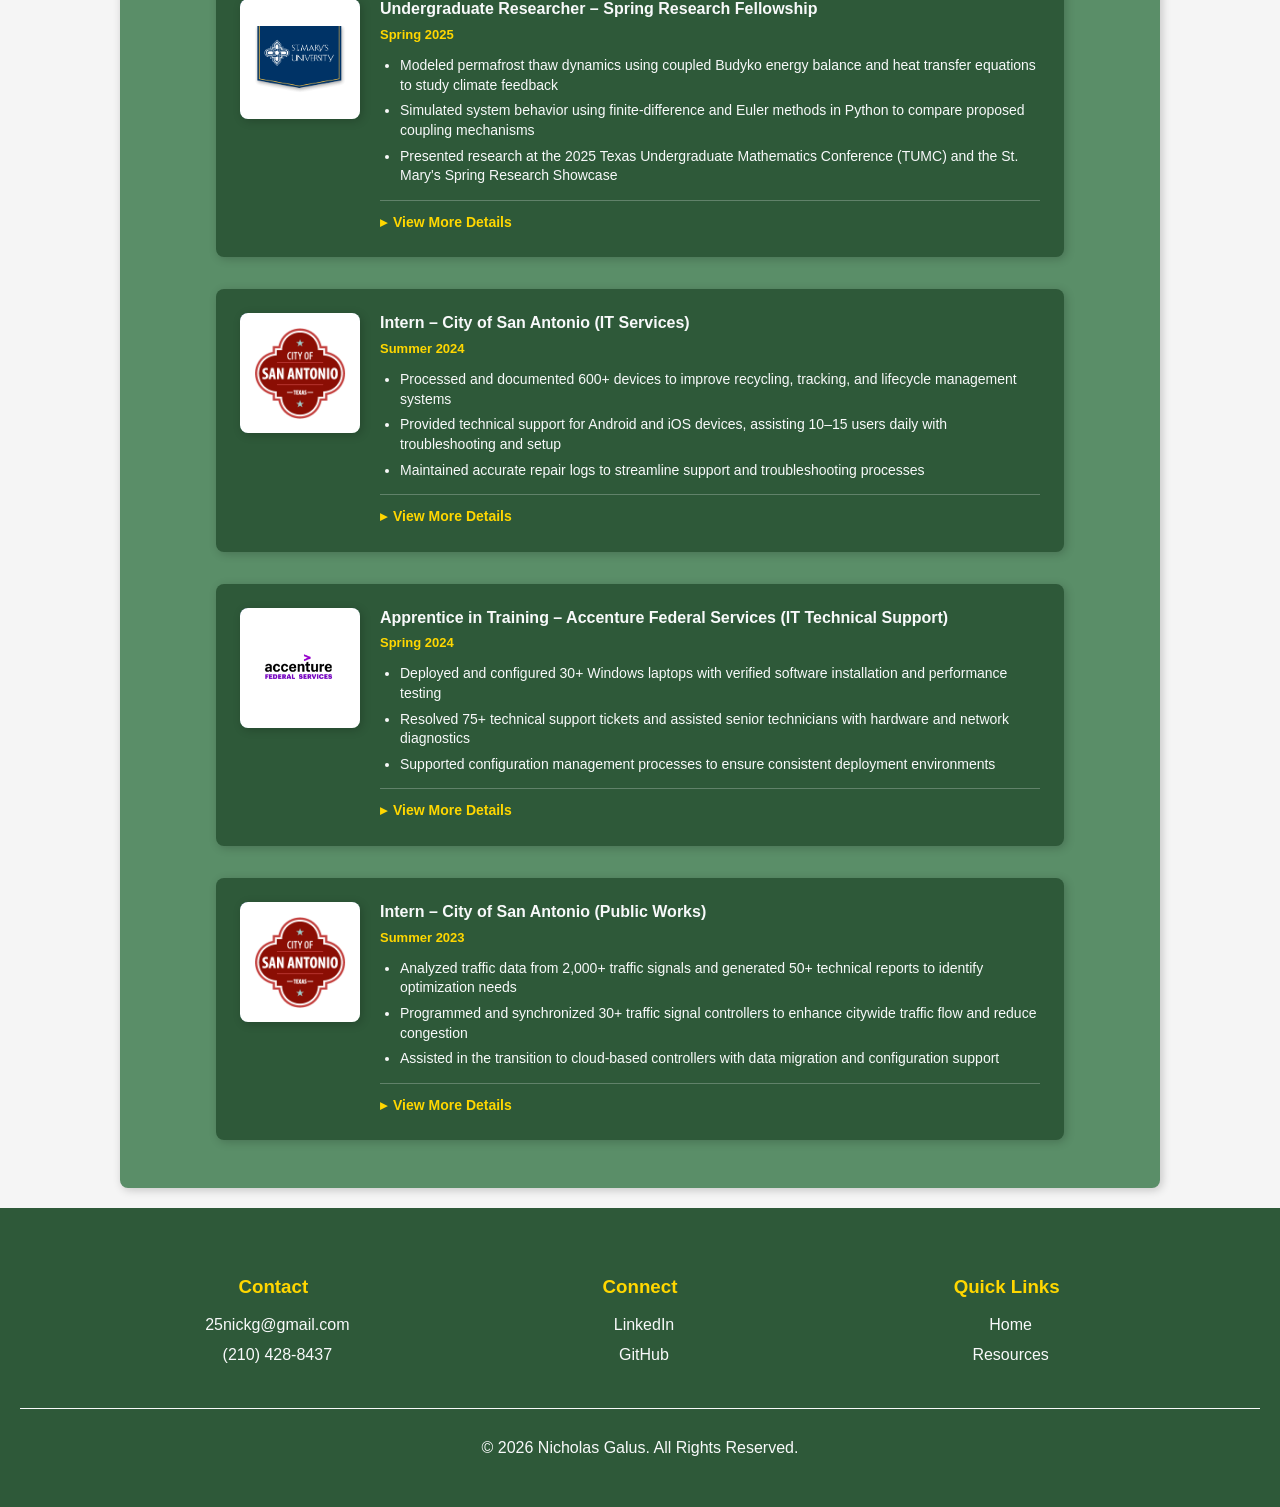
<file: experiences.html>
<!DOCTYPE html>
<html lang="en">

<head>
    <meta charset="UTF-8">
    <meta name="viewport" content="width=device-width, initial-scale=1.0">
    <title>Experiences - Nicholas Galus</title>
    <link rel="stylesheet" href="resources/css/styles.css">
    <script src="resources/js/experience-galleries.js" defer></script>
    <script src="resources/js/experience-view.js" defer></script>
</head>

<body>
    <header>
        <h1>Nicholas Galus</h1>
        <nav>
            <a href="index.html">Home</a>
            <a href="about.html">About</a>
            <a href="experiences.html">Experiences</a>
            <a href="projects.html">Projects</a>
            <a href="awards.html">Recognition</a>
            <a href="resources.html">Resources</a>
        </nav>
    </header>

    <section class="experiences">
        <article>
            <h2>Experiences</h2>

            <!--
                Thumbnails: drop an image into resources/images/experiences/ using the
                filename in each <img src>. If no image exists, the initials in
                data-initials are shown as a placeholder instead.

                Photos: each card's id matches a key in resources/js/experience-galleries.js.
                Put photos in resources/images/experiences/<id>/ and list them there. The
                first photo becomes the card's cover and the header of the detail view;
                the rest show in the gallery.

                Detail view: "View More Details" opens everything inside
                .experience-details-content. To add a longer write-up, add more
                <h4>/<p> blocks there, e.g.:
                    <h4>What I Gained</h4>
                    <p>...</p>
            -->
            <div class="experiences-vertical">
                <div class="experience-vertical-item has-thumb" id="samsat-pm">
                    <div class="experience-thumb" data-initials="SAMSAT">
                        <img class="logo logo-invert" src="resources/images/experiences/samsat.png" alt="SAMSAT" loading="lazy" onerror="this.remove()">
                    </div>
                    <div class="experience-body">
                        <h3>Project Manager Intern – San Antonio Museum of Science and Technology (SAMSAT)</h3>
                        <p class="experience-date">Fall 2026 – Present</p>
                        <ul>
                            <li>Lead a team of 5 engineers on Cyber City, an exhibit that teaches power systems and SCADA to elementary students</li>
                            <li>Developing an Advanced Air Mobility (AAM) drone display, technician documentation, and a diagnostic tool</li>
                            <li>Building on the OpenPLC, Modbus TCP, and mySCADA HMI system I worked on as an R&amp;D intern</li>
                        </ul>

                        <details class="experience-details">
                            <summary>View More Details</summary>
                            <div class="experience-details-content">
                                <p>I started at SAMSAT as a Research &amp; Development Intern, and this fall I became Project Manager Intern on Cyber City, an exhibit that teaches power systems and SCADA to elementary students. I lead a team of 5 engineers.</p>
                                <p>We are developing an Advanced Air Mobility (AAM) drone display, technician documentation, and a diagnostic tool, building on the OpenPLC, Modbus TCP, and mySCADA HMI system I worked on as an R&amp;D intern.</p>
                                <h4>Skills &amp; Tools</h4>
                                <ul class="skill-tags"><li>Project Management</li><li>Team Leadership</li><li>OpenPLC</li><li>Modbus TCP</li><li>SCADA</li><li>Technical Writing</li></ul>
                            </div>
                        </details>
                    </div>
                </div>

                <div class="experience-vertical-item has-thumb" id="polaris">
                    <div class="experience-thumb" data-initials="POL">
                        <img class="logo" src="resources/images/experiences/polaris.svg" alt="Polaris" loading="lazy" onerror="this.remove()">
                    </div>
                    <div class="experience-body">
                        <h3>Embedded Software Engineer Intern – Polaris Inc., Wyoming, MN</h3>
                        <p class="experience-date">Summer 2026</p>
                        <ul>
                            <li>Built full-stack vehicle display and IVI features in C++ and QML on Linux with the Vehicle Features team</li>
                            <li>Resolved software defects with a large cross-functional team using Jira and Agile/Scrum, and served as product owner on my own project</li>
                            <li>Designed a power supply PCB on my own initiative that made bench testing easier for the engineers</li>
                        </ul>

                        <details class="experience-details">
                            <summary>View More Details</summary>
                            <div class="experience-details-content">
                                <p>At Polaris I was on the Vehicle Features team, building full-stack vehicle display and IVI features in C++ and QML on Linux. I worked software defects in Jira with a large cross-functional team, applied MVP thinking, served as product owner on my own project, and shadowed a product manager.</p>
                                <p>I also noticed the engineers needed an easier way to test, so I designed my own power supply board to help. I am returning for a second internship.</p>
                                <h4>Skills &amp; Tools</h4>
                                <ul class="skill-tags"><li>C++</li><li>QML</li><li>Linux</li><li>Jira</li><li>Agile/Scrum</li><li>PCB Design</li></ul>
                            </div>
                        </details>
                    </div>
                </div>

                <div class="experience-vertical-item has-thumb" id="samsat-rd">
                    <div class="experience-thumb" data-initials="SAMSAT">
                        <img class="logo logo-invert" src="resources/images/experiences/samsat.png" alt="SAMSAT" loading="lazy" onerror="this.remove()">
                    </div>
                    <div class="experience-body">
                        <h3>Research & Development Intern – San Antonio Museum of Science and Technology (SAMSAT)</h3>
                        <p class="experience-date">Fall 2025 – Spring 2026</p>
                        <ul>
                            <li>Refined MyBox system to improve communication between the web interface and Raspberry Pi systems managing lighting</li>
                            <li>Created technical documentation enabling on-site technicians to diagnose and repair hardware and software issues independently</li>
                            <li>Optimized infrastructure layout to reduce cable clutter and added animated visuals simulating city systems and data flows</li>
                        </ul>

                        <details class="experience-details">
                            <summary>View More Details</summary>
                            <div class="experience-details-content">
                                <p>At SAMSAT I work on the MyBox exhibit system, which connects a web interface to a network of Raspberry Pi devices that control exhibit lighting. My focus has been making that communication path more reliable so the exhibit responds consistently to user input.</p>
                                <p>Beyond the software, I wrote technical documentation so on-site technicians can diagnose and repair both hardware and software problems on their own, without needing a developer present. I also reworked the physical infrastructure layout to cut down on cable clutter and added animated visuals that simulate city systems and data flows for museum visitors.</p>
                                <h4>Skills &amp; Tools</h4>
                                <ul class="skill-tags"><li>Raspberry Pi</li><li>Web Interfaces</li><li>Embedded Systems</li><li>Technical Writing</li><li>Hardware Troubleshooting</li></ul>
                            </div>
                        </details>
                    </div>
                </div>

                <div class="experience-vertical-item has-thumb" id="icr">
                    <div class="experience-thumb" data-initials="ICR">
                        <img class="logo" src="resources/images/experiences/icr.png" alt="ICR" loading="lazy" onerror="this.remove()">
                    </div>
                    <div class="experience-body">
                        <h3>Cyber Engineer Intern – ICR, San Antonio, TX</h3>
                        <p class="experience-date">Summer 2025</p>
                        <ul>
                            <li>Developed and optimized C and x86 Assembly applications to support software testing and performance validation</li>
                            <li>Collaborated with engineers to test, debug, and document code for system-level reliability and accuracy</li>
                            <li>Presented project outcomes at the end of the summer, highlighting key contributions and technical skills gained</li>
                        </ul>

                        <details class="experience-details">
                            <summary>View More Details</summary>
                            <div class="experience-details-content">
                                <p>As a Cyber Engineer Intern at ICR, I wrote and optimized low-level applications in C and x86 Assembly that supported software testing and performance validation efforts.</p>
                                <p>I worked alongside engineers to test, debug, and document code with an emphasis on system-level reliability and accuracy. At the end of the summer I presented my project outcomes, walking through my key contributions and the technical skills I developed.</p>
                                <h4>Skills &amp; Tools</h4>
                                <ul class="skill-tags"><li>C</li><li>x86 Assembly</li><li>Debugging</li><li>Performance Validation</li><li>Technical Presentation</li></ul>
                            </div>
                        </details>
                    </div>
                </div>

                <div class="experience-vertical-item has-thumb" id="spring-research">
                    <div class="experience-thumb" data-initials="SRF">
                        <img class="logo" src="resources/images/experiences/st-marys.png" alt="St. Mary's University" loading="lazy" onerror="this.remove()">
                    </div>
                    <div class="experience-body">
                        <h3>Undergraduate Researcher – Spring Research Fellowship</h3>
                        <p class="experience-date">Spring 2025</p>
                        <ul>
                            <li>Modeled permafrost thaw dynamics using coupled Budyko energy balance and heat transfer equations to study climate feedback</li>
                            <li>Simulated system behavior using finite-difference and Euler methods in Python to compare proposed coupling mechanisms</li>
                            <li>Presented research at the 2025 Texas Undergraduate Mathematics Conference (TUMC) and the St. Mary's Spring Research Showcase</li>
                        </ul>

                        <details class="experience-details">
                            <summary>View More Details</summary>
                            <div class="experience-details-content">
                                <p>Through the Spring Research Fellowship, I studied permafrost thaw as a climate feedback mechanism by coupling the Budyko energy balance model with heat transfer equations.</p>
                                <p>I implemented simulations in Python using finite-difference and Euler methods to compare different proposed coupling mechanisms and their effect on system behavior. I presented the results at the 2025 Texas Undergraduate Mathematics Conference (TUMC) and at the St. Mary's Spring Research Showcase.</p>
                                <h4>Skills &amp; Tools</h4>
                                <ul class="skill-tags"><li>Python</li><li>Numerical Methods</li><li>Differential Equations</li><li>Climate Modeling</li><li>Research Presentation</li></ul>
                            </div>
                        </details>
                    </div>
                </div>

                <div class="experience-vertical-item has-thumb" id="cosa-it">
                    <div class="experience-thumb" data-initials="COSA">
                        <img class="logo" src="resources/images/experiences/cosa.png" alt="City of San Antonio" loading="lazy" onerror="this.remove()">
                    </div>
                    <div class="experience-body">
                        <h3>Intern – City of San Antonio (IT Services)</h3>
                        <p class="experience-date">Summer 2024</p>
                        <ul>
                            <li>Processed and documented 600+ devices to improve recycling, tracking, and lifecycle management systems</li>
                            <li>Provided technical support for Android and iOS devices, assisting 10–15 users daily with troubleshooting and setup</li>
                            <li>Maintained accurate repair logs to streamline support and troubleshooting processes</li>
                        </ul>

                        <details class="experience-details">
                            <summary>View More Details</summary>
                            <div class="experience-details-content">
                                <p>With the City of San Antonio IT Services department, I processed and documented more than 600 devices, improving how the city tracks, recycles, and manages device lifecycles.</p>
                                <p>I also provided day-to-day technical support for Android and iOS devices, helping 10–15 users per day with troubleshooting and setup, and kept detailed repair logs that made future support work faster.</p>
                                <h4>Skills &amp; Tools</h4>
                                <ul class="skill-tags"><li>Asset Management</li><li>Android</li><li>iOS</li><li>Technical Support</li><li>Documentation</li></ul>
                            </div>
                        </details>
                    </div>
                </div>

                <div class="experience-vertical-item has-thumb" id="accenture">
                    <div class="experience-thumb" data-initials="AFS">
                        <img class="logo" src="resources/images/experiences/accenture_federal_services.png" alt="Accenture Federal Services" loading="lazy" onerror="this.remove()">
                    </div>
                    <div class="experience-body">
                        <h3>Apprentice in Training – Accenture Federal Services (IT Technical Support)</h3>
                        <p class="experience-date">Spring 2024</p>
                        <ul>
                            <li>Deployed and configured 30+ Windows laptops with verified software installation and performance testing</li>
                            <li>Resolved 75+ technical support tickets and assisted senior technicians with hardware and network diagnostics</li>
                            <li>Supported configuration management processes to ensure consistent deployment environments</li>
                        </ul>

                        <details class="experience-details">
                            <summary>View More Details</summary>
                            <div class="experience-details-content">
                                <p>As an apprentice with Accenture Federal Services, I deployed and configured over 30 Windows laptops, verifying software installations and running performance tests before handoff.</p>
                                <p>I resolved more than 75 support tickets, assisted senior technicians with hardware and network diagnostics, and supported configuration management processes that kept deployment environments consistent.</p>
                                <h4>Skills &amp; Tools</h4>
                                <ul class="skill-tags"><li>Windows</li><li>IT Support</li><li>Network Diagnostics</li><li>Configuration Management</li></ul>
                            </div>
                        </details>
                    </div>
                </div>

                <div class="experience-vertical-item has-thumb" id="cosa-public-works">
                    <div class="experience-thumb" data-initials="COSA">
                        <img class="logo" src="resources/images/experiences/cosa.png" alt="City of San Antonio" loading="lazy" onerror="this.remove()">
                    </div>
                    <div class="experience-body">
                        <h3>Intern – City of San Antonio (Public Works)</h3>
                        <p class="experience-date">Summer 2023</p>
                        <ul>
                            <li>Analyzed traffic data from 2,000+ traffic signals and generated 50+ technical reports to identify optimization needs</li>
                            <li>Programmed and synchronized 30+ traffic signal controllers to enhance citywide traffic flow and reduce congestion</li>
                            <li>Assisted in the transition to cloud-based controllers with data migration and configuration support</li>
                        </ul>

                        <details class="experience-details">
                            <summary>View More Details</summary>
                            <div class="experience-details-content">
                                <p>With City of San Antonio Public Works, I analyzed data from more than 2,000 traffic signals and produced over 50 technical reports identifying where signal timing could be optimized.</p>
                                <p>I programmed and synchronized more than 30 traffic signal controllers to improve traffic flow and reduce congestion, and helped with the city's transition to cloud-based controllers through data migration and configuration work.</p>
                                <h4>Skills &amp; Tools</h4>
                                <ul class="skill-tags"><li>Data Analysis</li><li>Traffic Signal Controllers</li><li>Technical Reporting</li><li>Cloud Migration</li></ul>
                            </div>
                        </details>
                    </div>
                </div>
            </div>
        </article>
    </section>

    <footer>
        <div class="footer-container">
            <!-- Contact Section -->
            <div class="footer-section">
                <h3>Contact</h3>
                <p><a href="mailto:25nickg@gmail.com"><i class="fas fa-envelope"></i> 25nickg@gmail.com</a></p>
                <p><a href="tel:+12104288437"><i class="fas fa-phone"></i> (210) 428-8437</a></p>
            </div>

            <!-- Social Media Section -->
            <div class="footer-section">
                <h3>Connect</h3>
                <p>
                    <a href="https://www.linkedin.com/in/nicholas-galus-9012752a9/" target="_blank">
                        <i class="fab fa-linkedin"></i> LinkedIn
                    </a>
                </p>
                <p>
                    <a href="https://github.com/ngalus47" target="_blank">
                        <i class="fab fa-github"></i> GitHub
                    </a>
                </p>
            </div>

            <!-- Quick Links Section -->
            <div class="footer-section">
                <h3>Quick Links</h3>
                <p><a href="index.html"><i class="fas fa-home"></i> Home</a></p>
                <p><a href="resources.html"><i class="fas fa-folder"></i> Resources</a></p>
            </div>
        </div>

        <!-- Copyright Notice -->
        <div class="footer-bottom">
            <p>&copy; 2026 Nicholas Galus. All Rights Reserved.</p>
        </div>
    </footer>

</body>
    
</html>
</file>
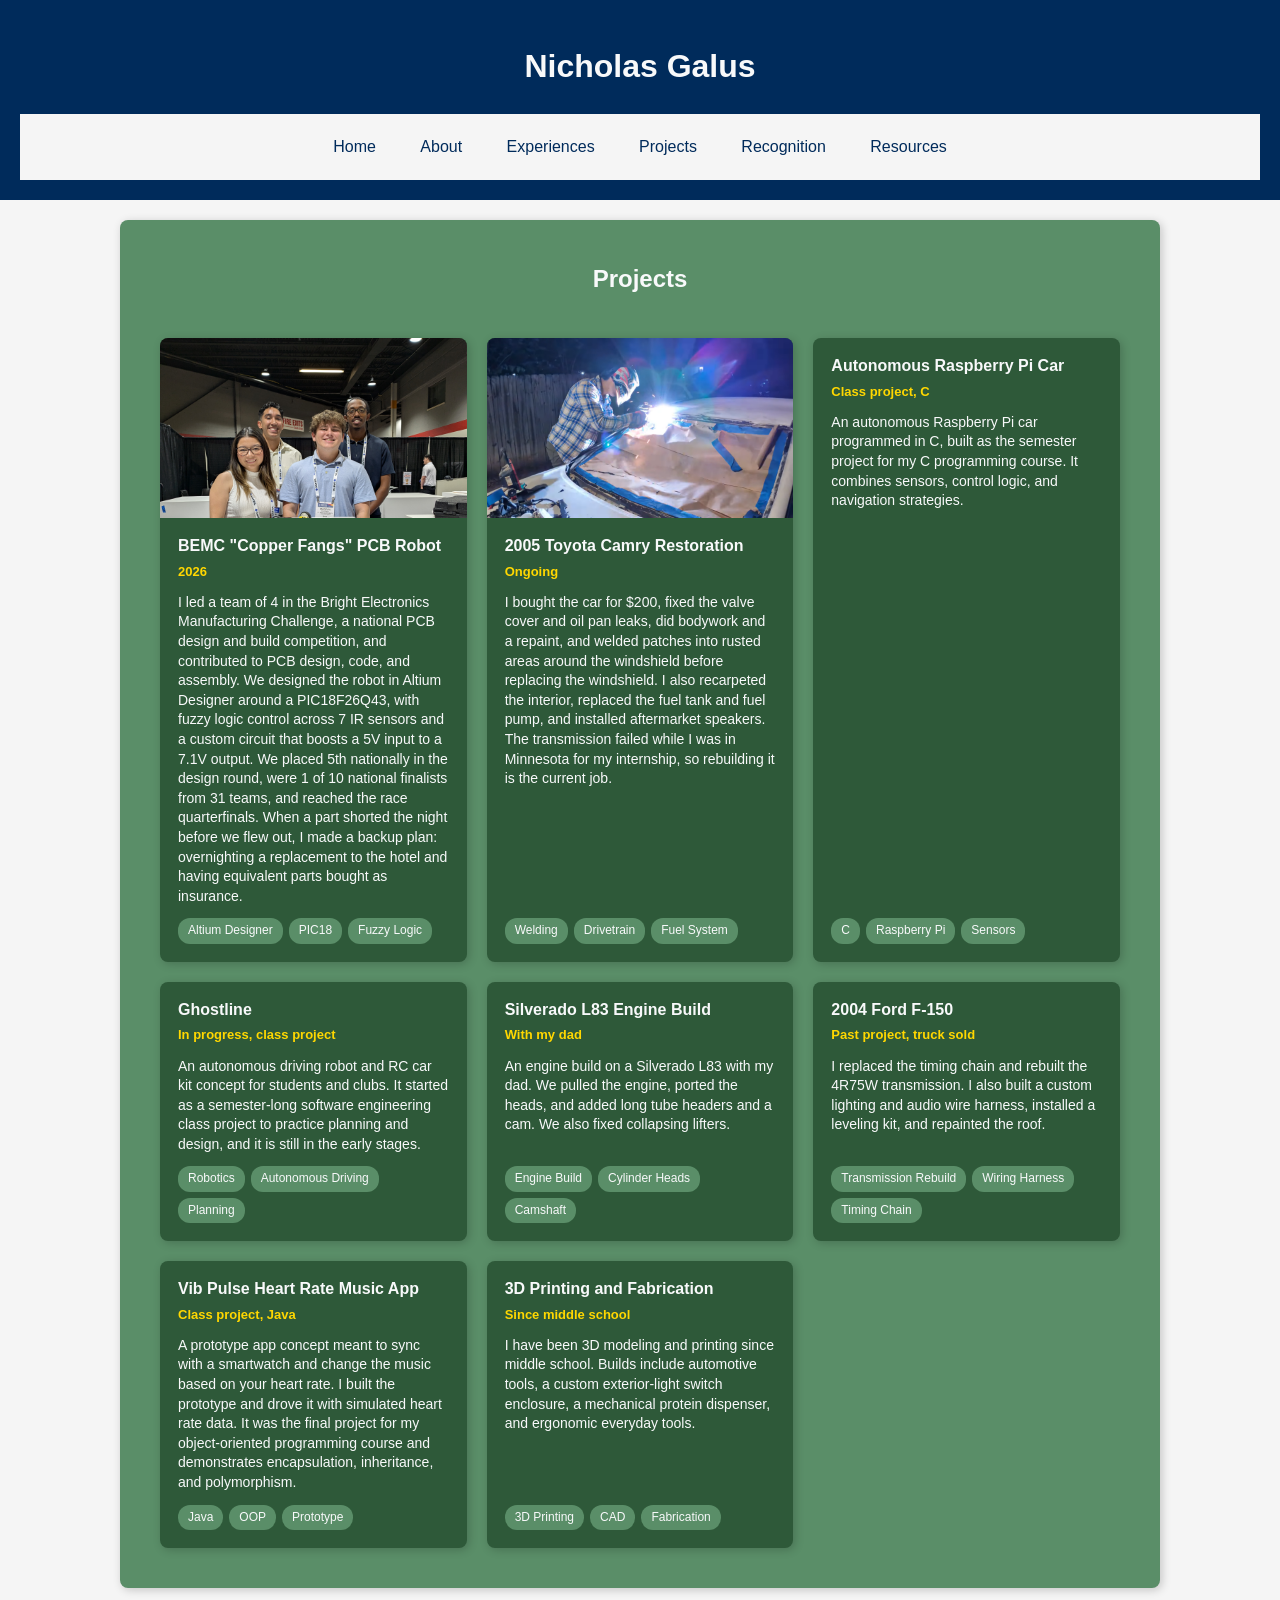
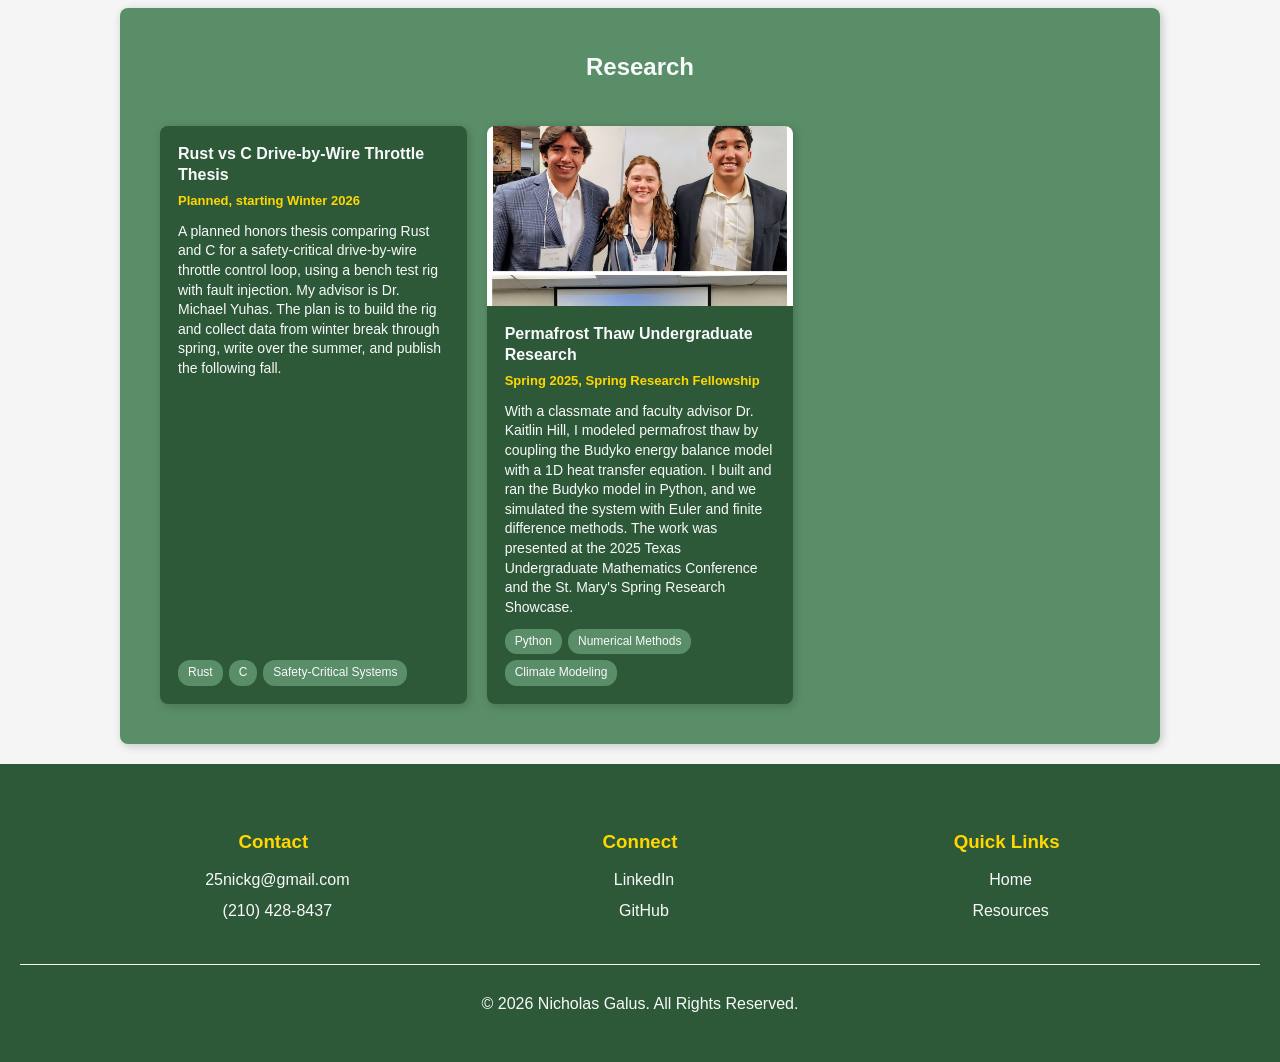
<file: projects.html>
<!DOCTYPE html>
<html lang="en">

<head>
    <meta charset="UTF-8">
    <meta name="viewport" content="width=device-width, initial-scale=1.0">
    <title>Projects - Nicholas Galus</title>
    <link rel="stylesheet" href="resources/css/styles.css">
</head>

<body>
    <header>
        <h1>Nicholas Galus</h1>
        <nav>
            <a href="index.html">Home</a>
            <a href="about.html">About</a>
            <a href="experiences.html">Experiences</a>
            <a href="projects.html">Projects</a>
            <a href="awards.html">Recognition</a>
            <a href="resources.html">Resources</a>
        </nav>
    </header>

    <section class="projects">
        <article>
            <h2>Projects</h2>

            <!-- Projects Grid -->
            <div class="projects-grid">
                <div class="project-card">
                    <img class="project-image" src="resources/images/copper-fangs.jpg" alt="Copper Fangs PCB robot" loading="lazy" onerror="this.remove()">
                    <div class="project-body">
                        <h3>BEMC "Copper Fangs" PCB Robot</h3>
                        <p class="project-date">2026</p>
                        <p>I led a team of 4 in the Bright Electronics Manufacturing Challenge, a national PCB design and build competition, and contributed to PCB design, code, and assembly. We designed the robot in Altium Designer around a PIC18F26Q43, with fuzzy logic control across 7 IR sensors and a custom circuit that boosts a 5V input to a 7.1V output. We placed 5th nationally in the design round, were 1 of 10 national finalists from 31 teams, and reached the race quarterfinals. When a part shorted the night before we flew out, I made a backup plan: overnighting a replacement to the hotel and having equivalent parts bought as insurance.</p>
                        <ul class="project-tags">
                            <li>Altium Designer</li>
                            <li>PIC18</li>
                            <li>Fuzzy Logic</li>
                        </ul>
                    </div>
                </div>

                <div class="project-card">
                    <img class="project-image" src="resources/images/camry.png" alt="2005 Toyota Camry restoration" loading="lazy" onerror="this.remove()">
                    <div class="project-body">
                        <h3>2005 Toyota Camry Restoration</h3>
                        <p class="project-date">Ongoing</p>
                        <p>I bought the car for $200, fixed the valve cover and oil pan leaks, did bodywork and a repaint, and welded patches into rusted areas around the windshield before replacing the windshield. I also recarpeted the interior, replaced the fuel tank and fuel pump, and installed aftermarket speakers. The transmission failed while I was in Minnesota for my internship, so rebuilding it is the current job.</p>
                        <ul class="project-tags">
                            <li>Welding</li>
                            <li>Drivetrain</li>
                            <li>Fuel System</li>
                        </ul>
                    </div>
                </div>

                <div class="project-card">
                    <div class="project-body">
                        <h3>Autonomous Raspberry Pi Car</h3>
                        <p class="project-date">Class project, C</p>
                        <p>An autonomous Raspberry Pi car programmed in C, built as the semester project for my C programming course. It combines sensors, control logic, and navigation strategies.</p>
                        <ul class="project-tags">
                            <li>C</li>
                            <li>Raspberry Pi</li>
                            <li>Sensors</li>
                        </ul>
                    </div>
                </div>

                <div class="project-card">
                    <div class="project-body">
                        <h3>Ghostline</h3>
                        <p class="project-date">In progress, class project</p>
                        <p>An autonomous driving robot and RC car kit concept for students and clubs. It started as a semester-long software engineering class project to practice planning and design, and it is still in the early stages.</p>
                        <ul class="project-tags">
                            <li>Robotics</li>
                            <li>Autonomous Driving</li>
                            <li>Planning</li>
                        </ul>
                    </div>
                </div>

                <div class="project-card">
                    <div class="project-body">
                        <h3>Silverado L83 Engine Build</h3>
                        <p class="project-date">With my dad</p>
                        <p>An engine build on a Silverado L83 with my dad. We pulled the engine, ported the heads, and added long tube headers and a cam. We also fixed collapsing lifters.</p>
                        <ul class="project-tags">
                            <li>Engine Build</li>
                            <li>Cylinder Heads</li>
                            <li>Camshaft</li>
                        </ul>
                    </div>
                </div>

                <div class="project-card">
                    <div class="project-body">
                        <h3>2004 Ford F-150</h3>
                        <p class="project-date">Past project, truck sold</p>
                        <p>I replaced the timing chain and rebuilt the 4R75W transmission. I also built a custom lighting and audio wire harness, installed a leveling kit, and repainted the roof.</p>
                        <ul class="project-tags">
                            <li>Transmission Rebuild</li>
                            <li>Wiring Harness</li>
                            <li>Timing Chain</li>
                        </ul>
                    </div>
                </div>

                <div class="project-card">
                    <div class="project-body">
                        <h3>Vib Pulse Heart Rate Music App</h3>
                        <p class="project-date">Class project, Java</p>
                        <p>A prototype app concept meant to sync with a smartwatch and change the music based on your heart rate. I built the prototype and drove it with simulated heart rate data. It was the final project for my object-oriented programming course and demonstrates encapsulation, inheritance, and polymorphism.</p>
                        <ul class="project-tags">
                            <li>Java</li>
                            <li>OOP</li>
                            <li>Prototype</li>
                        </ul>
                    </div>
                </div>

                <div class="project-card">
                    <div class="project-body">
                        <h3>3D Printing and Fabrication</h3>
                        <p class="project-date">Since middle school</p>
                        <p>I have been 3D modeling and printing since middle school. Builds include automotive tools, a custom exterior-light switch enclosure, a mechanical protein dispenser, and ergonomic everyday tools.</p>
                        <ul class="project-tags">
                            <li>3D Printing</li>
                            <li>CAD</li>
                            <li>Fabrication</li>
                        </ul>
                    </div>
                </div>

                <!--
                Template for adding another project (copy inside .projects-grid).
                The <img> and the links block are optional.

                <div class="project-card">
                    <img class="project-image" src="resources/images/your-image.jpg" alt="Description" loading="lazy">
                    <div class="project-body">
                        <h3>Project Title</h3>
                        <p class="project-date">Semester Year</p>
                        <p>Short description of what you built and why it matters.</p>
                        <ul class="project-tags">
                            <li>Tech</li>
                        </ul>
                        <div class="project-links">
                            <a href="https://github.com/ngalus47/repo" target="_blank">GitHub</a>
                        </div>
                    </div>
                </div>
                -->
            </div>
        </article>
    </section>

    <section class="projects">
        <article>
            <h2>Research</h2>

            <!-- Research Grid -->
            <div class="projects-grid">
                <div class="project-card">
                    <div class="project-body">
                        <h3>Rust vs C Drive-by-Wire Throttle Thesis</h3>
                        <p class="project-date">Planned, starting Winter 2026</p>
                        <p>A planned honors thesis comparing Rust and C for a safety-critical drive-by-wire throttle control loop, using a bench test rig with fault injection. My advisor is Dr. Michael Yuhas. The plan is to build the rig and collect data from winter break through spring, write over the summer, and publish the following fall.</p>
                        <ul class="project-tags">
                            <li>Rust</li>
                            <li>C</li>
                            <li>Safety-Critical Systems</li>
                        </ul>
                    </div>
                </div>

                <div class="project-card">
                    <img class="project-image" src="resources/images/2025 TUMC presentation.jpg" alt="Permafrost thaw research presentation" loading="lazy" onerror="this.remove()">
                    <div class="project-body">
                        <h3>Permafrost Thaw Undergraduate Research</h3>
                        <p class="project-date">Spring 2025, Spring Research Fellowship</p>
                        <p>With a classmate and faculty advisor Dr. Kaitlin Hill, I modeled permafrost thaw by coupling the Budyko energy balance model with a 1D heat transfer equation. I built and ran the Budyko model in Python, and we simulated the system with Euler and finite difference methods. The work was presented at the 2025 Texas Undergraduate Mathematics Conference and the St. Mary's Spring Research Showcase.</p>
                        <ul class="project-tags">
                            <li>Python</li>
                            <li>Numerical Methods</li>
                            <li>Climate Modeling</li>
                        </ul>
                    </div>
                </div>
            </div>
        </article>
    </section>

    <footer>
        <div class="footer-container">
            <!-- Contact Section -->
            <div class="footer-section">
                <h3>Contact</h3>
                <p><a href="mailto:25nickg@gmail.com"><i class="fas fa-envelope"></i> 25nickg@gmail.com</a></p>
                <p><a href="tel:+12104288437"><i class="fas fa-phone"></i> (210) 428-8437</a></p>
            </div>

            <!-- Social Media Section -->
            <div class="footer-section">
                <h3>Connect</h3>
                <p>
                    <a href="https://www.linkedin.com/in/nicholas-galus-9012752a9/" target="_blank">
                        <i class="fab fa-linkedin"></i> LinkedIn
                    </a>
                </p>
                <p>
                    <a href="https://github.com/ngalus47" target="_blank">
                        <i class="fab fa-github"></i> GitHub
                    </a>
                </p>
            </div>

            <!-- Quick Links Section -->
            <div class="footer-section">
                <h3>Quick Links</h3>
                <p><a href="index.html"><i class="fas fa-home"></i> Home</a></p>
                <p><a href="resources.html"><i class="fas fa-folder"></i> Resources</a></p>
            </div>
        </div>

        <!-- Copyright Notice -->
        <div class="footer-bottom">
            <p>&copy; 2026 Nicholas Galus. All Rights Reserved.</p>
        </div>
    </footer>

</body>

</html>
</file>
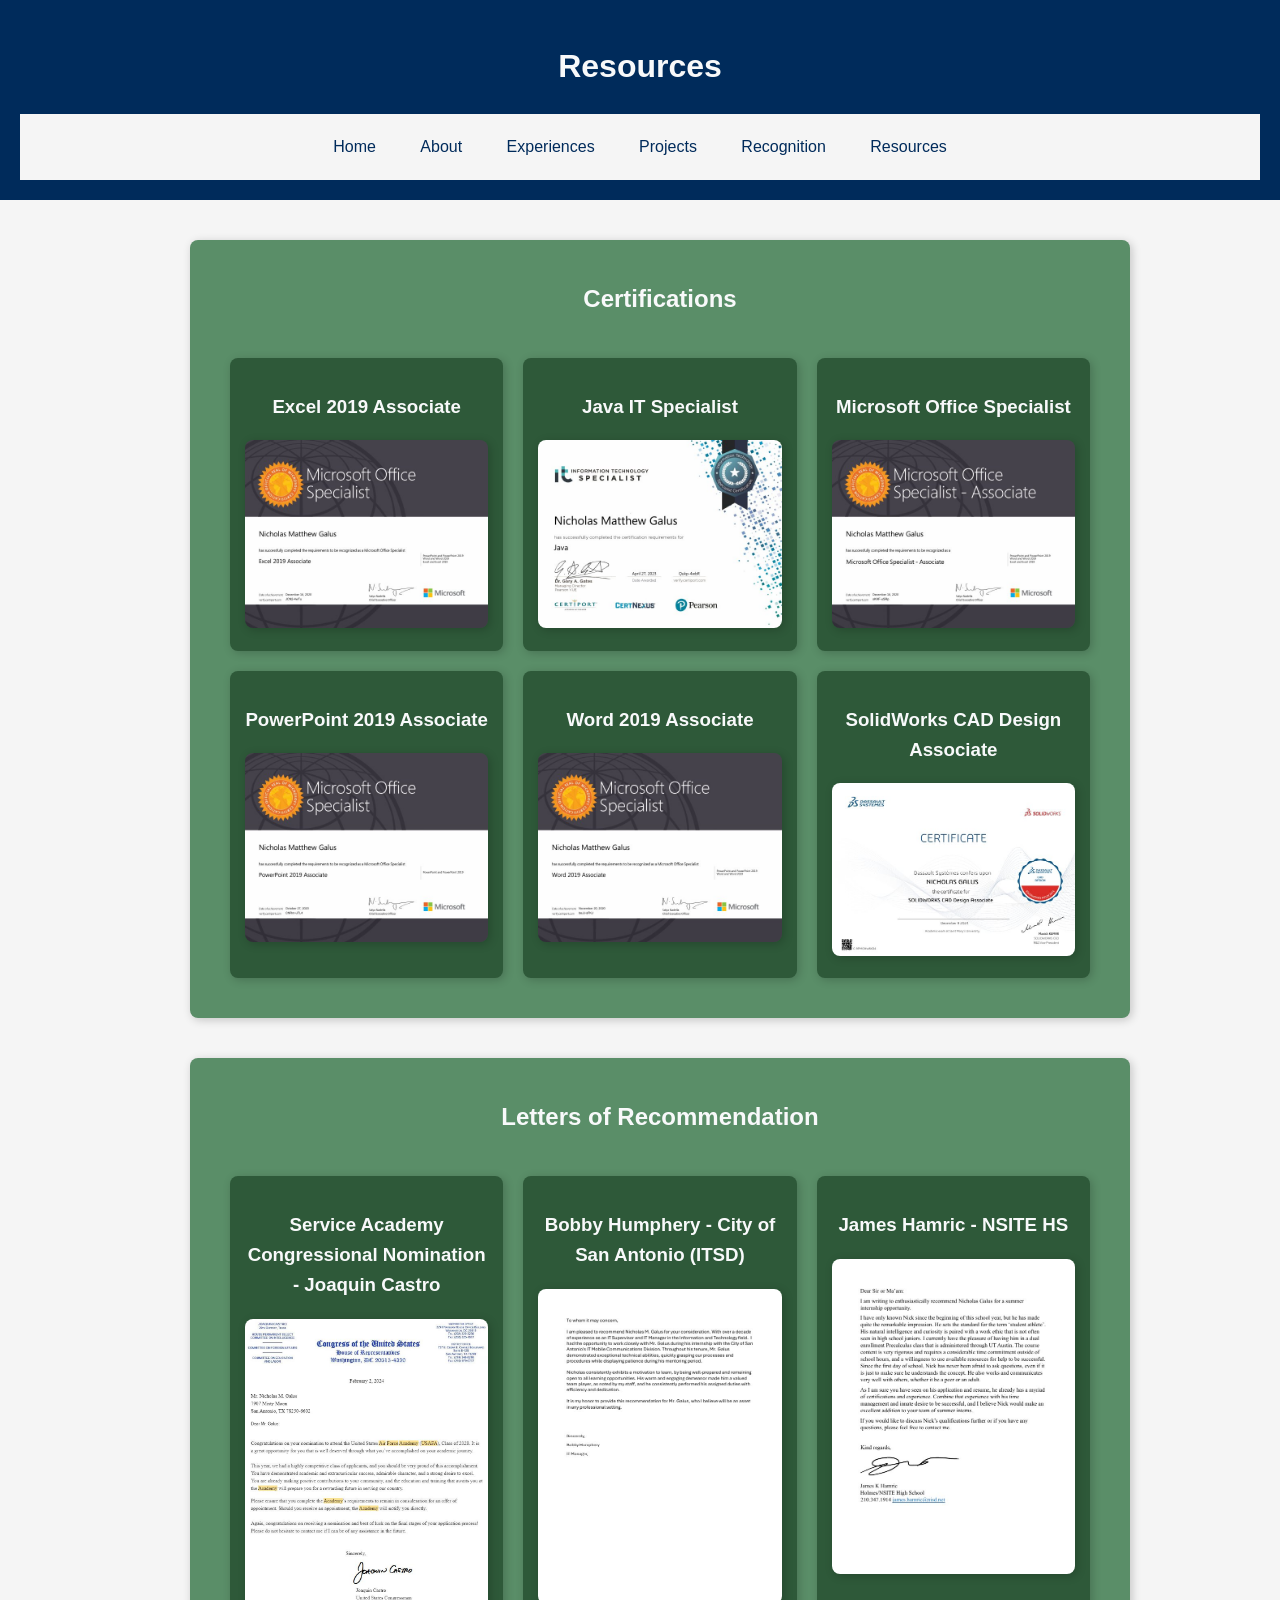
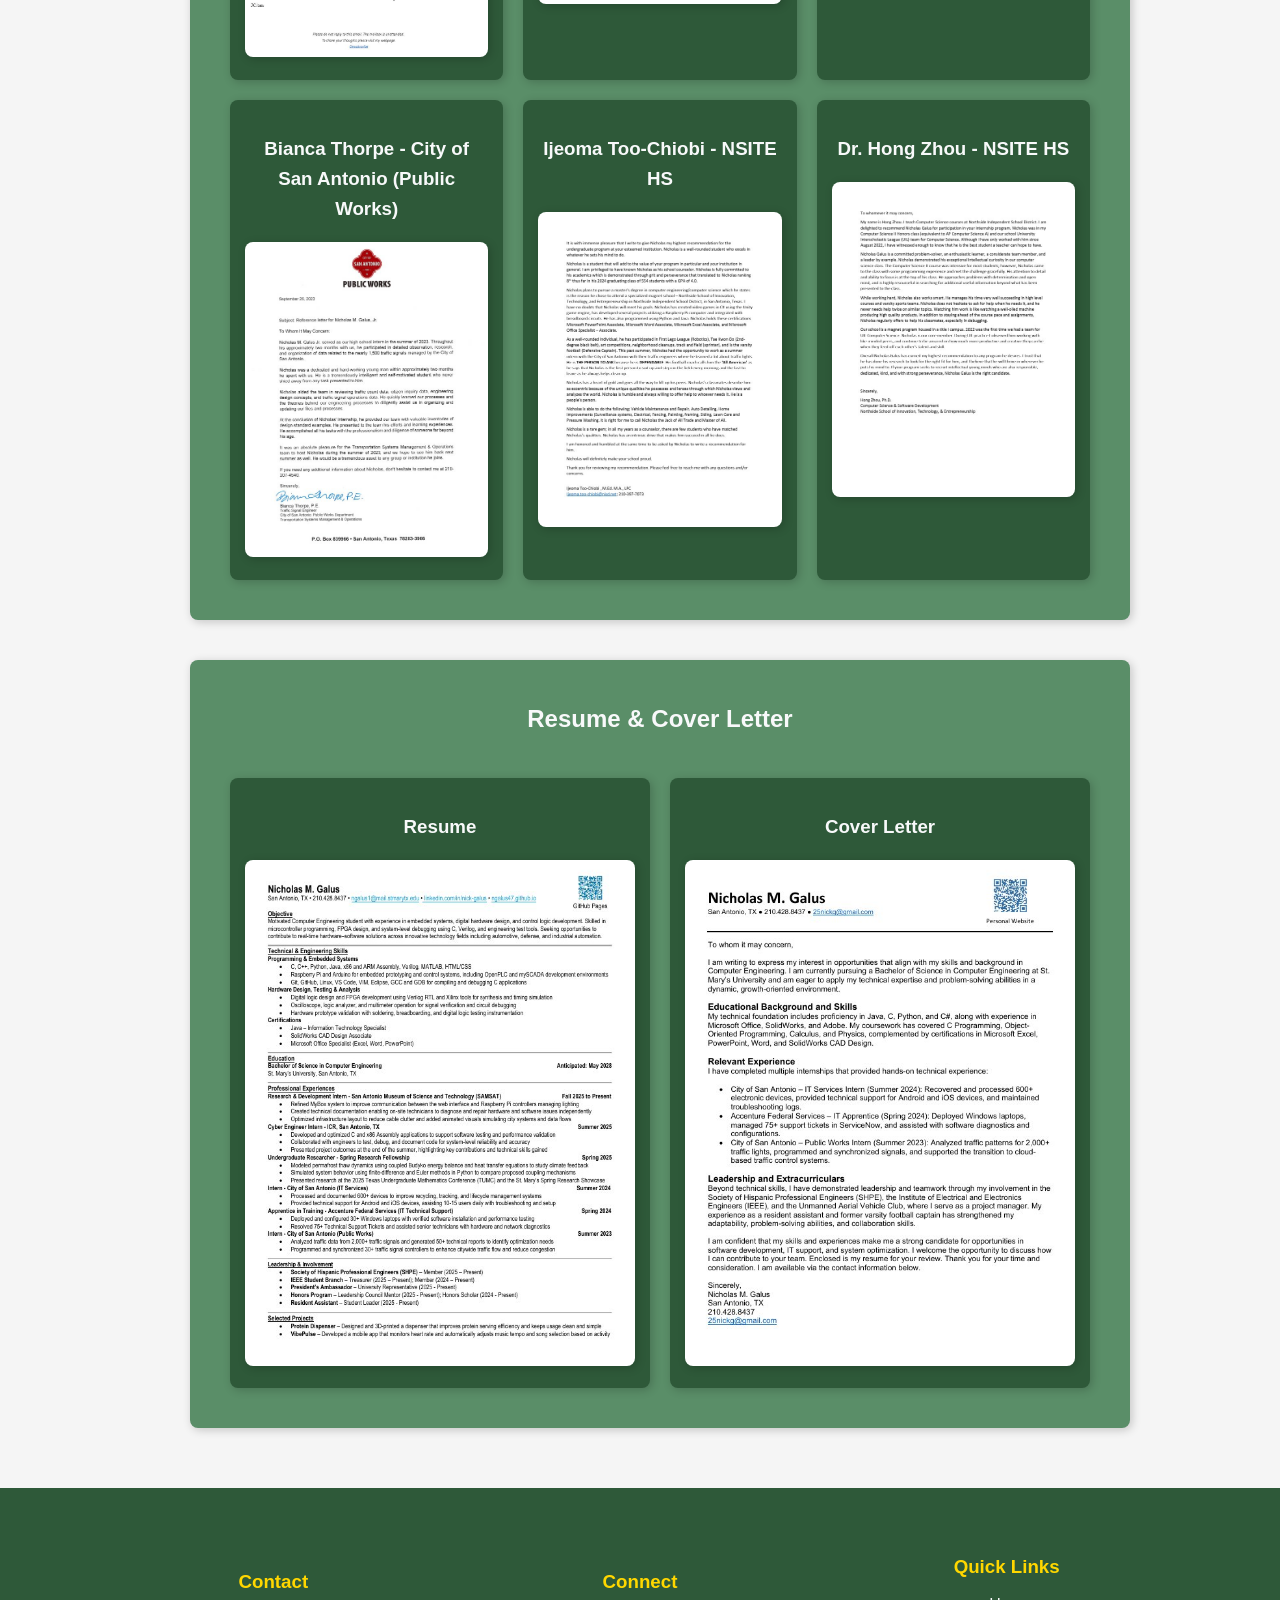
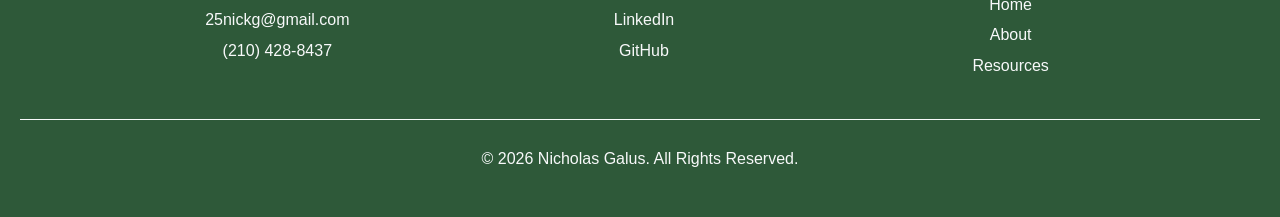
<file: resources.html>
<!DOCTYPE html>
<html lang="en">

<head>
    <meta charset="UTF-8">
    <meta name="viewport" content="width=device-width, initial-scale=1.0">
    <title>Resources</title>
    <link rel="stylesheet" href="resources/css/styles.css">
</head>

<body>

    <header>
        <h1>Resources</h1>
        <nav>
            <a href="index.html">Home</a>
            <a href="about.html">About</a>
            <a href="experiences.html">Experiences</a>
            <a href="projects.html">Projects</a>
            <a href="awards.html">Recognition</a>
            <a href="resources.html">Resources</a>
        </nav>
    </header>

    <main>
        <!-- Certifications Section -->
        <section class="resources-section">
            <article>
                <h2>Certifications</h2>
                <div class="pdf-grid">
                    <!-- Excel Certification -->
                    <div class="pdf-item">
                        <h3>Excel 2019 Associate</h3>
                        <a href="resources/pdfs/Excel Certification.pdf" download>
                            <img src="resources/thumbnails/Excel Certification.jpg" alt="Excel Certification">
                        </a>
                    </div>

                    <!-- Java Certification -->
                    <div class="pdf-item">
                        <h3>Java IT Specialist</h3>
                        <a href="resources/pdfs/Java Certification.pdf" download>
                            <img src="resources/thumbnails/Java Certification.jpg" alt="Java Certification">
                        </a>
                    </div>

                    <!-- Microsoft Office Specialist -->
                    <div class="pdf-item">
                        <h3>Microsoft Office Specialist</h3>
                        <a href="resources/pdfs/MOS Certification.pdf" download>
                            <img src="resources/thumbnails/MOS Certification.jpg" alt="Microsoft Certification">
                        </a>
                    </div>

                    <!-- PowerPoint Certification -->
                    <div class="pdf-item">
                        <h3>PowerPoint 2019 Associate</h3>
                        <a href="resources/pdfs/PowerPoint Certifiication.pdf" download>
                            <img src="resources/thumbnails/PowerPoint Certifiication.jpg"
                                alt="PowerPoint Certification">
                        </a>
                    </div>

                    <!-- Word Certification -->
                    <div class="pdf-item">
                        <h3>Word 2019 Associate</h3>
                        <a href="resources/pdfs/Word Certification.pdf" download>
                            <img src="resources/thumbnails/Word Certification.jpg" alt="Word Certification">
                        </a>
                    </div>

                    <!-- SolidWorks CAD Design Associate (Most Recent) -->
                    <div class="pdf-item">
                        <h3>SolidWorks CAD Design Associate</h3>
                        <a href="resources/pdfs/Certificate_C-9PMGNW8XD4.pdf" download>
                            <img src="resources/thumbnails/Certificate_C-9PMGNW8XD4.jpg"
                                alt="SolidWorks Certification">
                        </a>
                    </div>
                </div>
            </article>
        </section>

        <!-- Letters of Recommendation Section -->
        <section class="resources-section">
            <article>
                <h2>Letters of Recommendation</h2>
                <div class="pdf-grid">
                    <!-- Letter of Recommendation from Joaquin Castro -->
                    <div class="pdf-item">
                        <h3>Service Academy Congressional Nomination - Joaquin Castro</h3>
                        <a href="resources/images/Congressional_Nomination.jpg" download>
                            <img src="resources/images/Congressional_Nomination.jpg" alt="Bobby Humphery Letter">
                        </a>
                    </div>
                    <!-- Letter from Bobby Humphery -->
                    <div class="pdf-item">
                        <h3>Bobby Humphery - City of San Antonio (ITSD)</h3>
                        <a href="resources/pdfs/Recommendation Letter - Bobby Humphery.pdf" download>
                            <img src="resources/thumbnails/Recommendation Letter - Bobby Humphery.jpg"
                                alt="Bobby Humphery Letter">
                        </a>
                    </div>

                    <!-- Letter from James Hamric -->
                    <div class="pdf-item">
                        <h3>James Hamric - NSITE HS</h3>
                        <a href="resources/pdfs/Recommendation Letter - James Hamric.pdf" download>
                            <img src="resources/thumbnails/Recommendation Letter - James Hamric.jpg"
                                alt="James Hamric Letter">
                        </a>
                    </div>

                    <!-- Letter from Bianca Thorpe -->
                    <div class="pdf-item">
                        <h3>Bianca Thorpe - City of San Antonio (Public Works)</h3>
                        <a href="resources/pdfs/Recommendation Letter - Bianca Thorpe.pdf" download>
                            <img src="resources/thumbnails/Recommendation Letter - Bianca Thorpe.jpg"
                                alt="Bianca Thorpe Letter">
                        </a>
                    </div>

                    <!-- Letter from Ijeoma Too-Chiobi -->
                    <div class="pdf-item">
                        <h3>Ijeoma Too-Chiobi - NSITE HS</h3>
                        <a href="resources/pdfs/Recommendation Letter - Ijeoma Too-Chiobi.pdf" download>
                            <img src="resources/thumbnails/Recommendation Letter - Ijeoma Too-Chiobi.jpg"
                                alt="Ijeoma Too-Chiobi Letter">
                        </a>
                    </div>

                    <!-- Letter from Hong Zhou -->
                    <div class="pdf-item">
                        <h3>Dr. Hong Zhou - NSITE HS</h3>
                        <a href="resources/pdfs/Recommendation Letter - Hong Zhou.pdf" download>
                            <img src="resources/thumbnails/Recommendation Letter - Hong Zhou.jpg" alt="Hong Zhou Letter">
                        </a>
                    </div>
                </div>
            </article>
        </section>
        <!-- Resume & Cover Letter Section -->
        <section class="resources-section">
            <article>
                <h2>Resume & Cover Letter</h2>
                <div class="pdf-grid">
                    <div class="pdf-item">
                        <h3>Resume</h3>
                        <a href="resources/pdfs/Nicholas M. Galus Resume.pdf" download>
                            <img src="resources/thumbnails/Nicholas M. Galus Resume.jpg" alt="Resume">
                        </a>
                    </div>
                    <div class="pdf-item">
                        <h3>Cover Letter</h3>
                        <a href="resources/pdfs/Nicholas M. Galus Cover Letter.pdf" download>
                            <img src="resources/thumbnails/Nicholas M. Galus Cover Letter.jpg" alt="Cover Letter">
                        </a>
                    </div>
                </div>
            </article>
        </section>
    </main>

    <footer>
        <div class="footer-container">
            <!-- Contact Section -->
            <div class="footer-section">
                <h3>Contact</h3>
                <p><a href="mailto:25nickg@gmail.com"><i class="fas fa-envelope"></i> 25nickg@gmail.com</a></p>
                <p><a href="tel:+12104288437"><i class="fas fa-phone"></i> (210) 428-8437</a></p>
            </div>

            <!-- Social Media Section -->
            <div class="footer-section">
                <h3>Connect</h3>
                <p>
                    <a href="https://www.linkedin.com/in/nicholas-galus-9012752a9/" target="_blank">
                        <i class="fab fa-linkedin"></i> LinkedIn
                    </a>
                </p>
                <p>
                    <a href="https://github.com/ngalus47" target="_blank">
                        <i class="fab fa-github"></i> GitHub
                    </a>
                </p>
            </div>

            <!-- Quick Links Section -->
            <div class="footer-section">
                <h3>Quick Links</h3>
                <p><a href="index.html"><i class="fas fa-home"></i> Home</a></p>
                <p><a href="about.html"><i class="fas fa-user"></i> About</a></p>
                <p><a href="resources.html"><i class="fas fa-folder"></i> Resources</a></p>
            </div>
        </div>

        <!-- Copyright Notice -->
        <div class="footer-bottom">
            <p>&copy; 2026 Nicholas Galus. All Rights Reserved.</p>
        </div>
    </footer>

</body>

</html>
</file>
<file: resources/css/styles.css>
/* General Styling */
body {
  font-family: Arial, sans-serif;
  line-height: 1.6;
  margin: 0;
  padding: 0;
  background: #f5f5f5;
  color: #f8f9fa;
}

/* Header */
header {
  background: #002b5b;
  color: #f8f9fa;
  padding: 20px;
  text-align: center;
}

/* Navigation */
nav {
  background: #f5f5f5;
  text-align: center;
  padding: 10px;
}

nav a {
  color: #002b5b;
  text-decoration: none;
  padding: 10px 20px;
  display: inline-block;
  transition: background 0.3s ease, color 0.3s ease;
}

nav a:hover {
  background: #ffd166;
  color: #333;
  border-radius: 5px;
}

/* Main Content */
main {
  padding: 20px;
  max-width: 900px;
  margin: auto;
}

/* Article Styling (About Section, Experiences) */
article {
  background: #5a8e68;
  padding: 20px;
  margin: 20px auto;
  border-radius: 8px;
  text-align: center;
  max-width: 1000px;
  width: 100%;
  box-shadow: 2px 2px 10px rgba(0, 0, 0, 0.2);
}

/* About page: improve readability and left-align text */
.about-page article {
  text-align: left;
}

.about-page article > div {
  max-width: 900px;
  margin: 0 auto;
}

.about-page h2 {
  margin: 0 0 8px 0;
  text-align: left;
}

.about-page h3 {
  margin: 20px 0 8px 0;
  color: #ffd700;
  text-align: left;
}

.about-page p {
  margin: 0 0 12px 0;
  line-height: 1.75;
}

/* Home page remains centered; specific left alignment is applied only on about.html */

/* Experiences Grid */
.experiences-grid {
  display: grid;
  grid-template-columns: repeat(2, 1fr); /* Forces 2 columns */
  gap: 20px;
  padding: 20px;
  max-width: 900px; /* Adjusted to fit content */
  margin: auto;
  align-items: stretch; /* Ensures all cards have equal height */
}

/* Experience Item */
.experience-item {
  background: #2e5939;
  padding: 18px;
  border-radius: 8px;
  text-align: left;
  box-shadow: 2px 2px 10px rgba(0, 0, 0, 0.2);
  display: flex;
  flex-direction: column;
  min-height: 280px; /* Ensures minimum consistent height */
}

/* Experience Description */
.experience-item p {
  margin-top: 8px;
  font-size: 14px;
  line-height: 1.4;
}

/* Title and date styling */
.experience-item h3 {
  margin: 0 0 6px 0;
  text-align: center;
  font-size: 16px;
  line-height: 1.3;
}

.experience-date {
  margin: 0 0 12px 0;
  color: #ffd700;
  font-weight: bold;
  text-align: center;
  font-size: 13px;
}

/* Lists inside experience items */
.experience-item ul {
  margin: 0;
  padding-left: 18px;
  text-align: left; /* Keep bullets and text left-aligned */
  flex-grow: 1; /* Allows list to expand and fill available space */
}

.experience-item li {
  margin: 5px 0;
  font-size: 13px;
  line-height: 1.4;
  word-wrap: break-word;
  hyphens: auto;
}

/* Leadership & Recognitions Vertical Layout */
.leadership-grid {
  display: flex;
  flex-direction: column;
  gap: 1.5rem;
  padding: 20px;
  max-width: 800px; /* Slightly narrower for better centering */
  margin: 0 auto; /* Center the container */
  align-items: center; /* Center the cards horizontally */
}

.leadership-item {
  background: #2e5939;
  padding: 1.5rem;
  border-radius: 8px;
  text-align: left;
  box-shadow: 2px 2px 10px rgba(0, 0, 0, 0.2);
  width: 100%;
  max-width: 100%;
  margin-bottom: 0.5rem;
}

.leadership-item h3 {
  margin: 0 0 6px 0;
  text-align: left;
  font-size: 16px;
  line-height: 1.3;
}

.leadership-item p {
  margin: 0;
  font-size: 14px;
  line-height: 1.4;
}

/* Experiences Vertical Layout (for top 3) */
.experiences-vertical {
  display: flex;
  flex-direction: column;
  gap: 1.5rem;
  padding: 20px;
  max-width: 800px; /* Slightly narrower for better centering */
  margin: 0 auto; /* Center the container */
  align-items: center; /* Center the cards horizontally */
}

.experience-vertical-item {
  background: #2e5939;
  padding: 1.5rem;
  border-radius: 8px;
  text-align: left;
  box-shadow: 2px 2px 10px rgba(0, 0, 0, 0.2);
  width: 100%;
  max-width: 100%;
  margin-bottom: 0.5rem;
}

.experience-vertical-item h3 {
  margin: 0 0 6px 0;
  text-align: left;
  font-size: 16px;
  line-height: 1.3;
}

.experience-vertical-item .experience-date {
  margin: 0 0 12px 0;
  color: #ffd700;
  font-weight: bold;
  text-align: left;
  font-size: 13px;
}

.experience-vertical-item p {
  margin: 0;
  font-size: 14px;
  line-height: 1.4;
}

/* Lists inside vertical experience items */
.experience-vertical-item ul {
  margin: 10px 0 0;
  padding-left: 20px;
  text-align: left;
}

.experience-vertical-item li {
  margin: 6px 0;
  font-size: 14px;
  line-height: 1.4;
}

/* Container (Flexbox for About Section) */
/* Adjust About Me section for better spacing */
.container {
  display: flex;
  align-items: center;
  justify-content: space-between;
  gap: 30px;
}

/* Text Section (Left Side) */
.container div {
  flex: 2;
}

/* About Section - Adjusted for Square Image */
.image {
  flex: 1;
  display: flex;
  justify-content: center;
  align-items: center; /* Center aligns vertically */
}

.image img {
  width: 350px; /* Adjust size for proportional fit */
  height: 350px; /* Maintain square format */
  border-radius: 12px; /* Softer edges */
  box-shadow: 4px 4px 12px rgba(0, 0, 0, 0.3); /* Enhanced shadow */
  border: none; /* Remove border, keep only shadow */
}

/* PDF Grid (Resources & Recent Documents) */
.pdf-grid {
  display: grid;
  grid-template-columns: repeat(
    auto-fit,
    minmax(250px, 1fr)
  ); /* Responsive grid */
  gap: 20px;
  padding: 20px;
  max-width: 900px;
  margin: auto;
}

/* PDF Item */
.pdf-item {
  background: #2e5939;
  padding: 15px;
  border-radius: 8px;
  text-align: center;
  box-shadow: 2px 2px 10px rgba(0, 0, 0, 0.2);
}

/* Clickable PDF Image */
.pdf-item a {
  display: inline-block;
}

.pdf-item img {
  max-width: 100%;
  height: auto;
  border-radius: 8px;
  box-shadow: 2px 2px 10px rgba(0, 0, 0, 0.2);
  transition: transform 0.3s ease;
}

.pdf-item img:hover {
  transform: scale(1.05);
}

/* Projects Grid (Featured on Home & Projects page) */
.projects-grid {
  display: grid;
  grid-template-columns: repeat(
    auto-fill,
    minmax(260px, 1fr)
  ); /* Responsive grid */
  gap: 20px;
  padding: 20px;
  max-width: 960px;
  margin: auto;
  align-items: stretch; /* Equal height cards */
}

/* Project Card */
.project-card {
  background: #2e5939;
  border-radius: 8px;
  text-align: left;
  box-shadow: 2px 2px 10px rgba(0, 0, 0, 0.2);
  overflow: hidden;
  display: flex;
  flex-direction: column;
  transition: transform 0.3s ease, box-shadow 0.3s ease;
}

.project-card:hover {
  transform: translateY(-4px);
  box-shadow: 4px 6px 16px rgba(0, 0, 0, 0.3);
}

.project-image {
  width: 100%;
  height: 180px;
  object-fit: cover;
  object-position: center 25%; /* Keep faces in frame for portrait photos */
  display: block;
}

.project-body {
  padding: 18px;
  display: flex;
  flex-direction: column;
  flex-grow: 1;
}

.project-body h3 {
  margin: 0 0 6px 0;
  font-size: 16px;
  line-height: 1.3;
}

.project-body p {
  margin: 0 0 12px 0;
  font-size: 14px;
  line-height: 1.4;
}

.project-body .project-date {
  color: #ffd700;
  font-weight: bold;
  font-size: 13px;
}

/* Tech tags */
.project-tags {
  list-style: none;
  padding: 0;
  margin: auto 0 0 0; /* Pushes tags to bottom of card */
  display: flex;
  flex-wrap: wrap;
  gap: 6px;
}

.project-tags li {
  background: #5a8e68;
  padding: 3px 10px;
  border-radius: 12px;
  font-size: 12px;
}

/* Optional project links (GitHub, demo, etc.) */
.project-links {
  margin-top: 12px;
}

.project-links a {
  color: #ffd700;
  font-weight: bold;
  text-decoration: none;
  margin-right: 12px;
}

.project-links a:hover {
  text-decoration: underline;
}

/* View More Button */
.view-more-container {
  text-align: center;
  margin-top: 20px;
}

.view-more-btn {
  display: inline-block;
  padding: 10px 15px;
  background: #ffd700;
  color: #222222;
  text-decoration: none;
  border-radius: 5px;
  font-weight: bold;
  transition: background 0.3s ease;
}

.view-more-btn:hover {
  background: #ffd700;
}

/* Read More Button (for About section) */
.read-more-container {
  text-align: center;
  margin-top: 20px;
}

.read-more-btn {
  display: inline-block;
  padding: 12px 24px;
  background: #ffd700;
  color: #222222;
  text-decoration: none;
  border-radius: 8px;
  font-weight: bold;
  font-size: 16px;
  transition: all 0.3s ease;
  box-shadow: 2px 2px 8px rgba(0, 0, 0, 0.2);
}

.read-more-btn:hover {
  background: #e6c200;
  transform: translateY(-2px);
  box-shadow: 4px 4px 12px rgba(0, 0, 0, 0.3);
}

/* Resources Sections (Resume, Cover Letter, Letters, Certifications) */
.resources-section {
  margin-bottom: 40px;
}

/* Awards Section */
/* Awards Video Section */
.video-container {
  background: #2e5939; /* Matching award item background */
  padding: 20px;
  border-radius: 8px;
  text-align: center;
  max-width: 920px;
  margin: auto;
  box-shadow: 2px 2px 10px rgba(0, 0, 0, 0.2);
}

.video-container h3,
.video-container p {
  color: #f8f9fa; /* Light text for contrast */
}

.video-container iframe {
  width: 100%;
  height: 400px;
  max-width: 900px;
  border-radius: 8px;
  box-shadow: 2px 2px 10px rgba(0, 0, 0, 0.2);
}

/* Awards Grid */
.awards-grid {
  display: grid;
  grid-template-columns: repeat(
    auto-fit,
    minmax(250px, 1fr)
  ); /* Responsive grid */
  gap: 20px;
  padding: 20px;
  max-width: 1100px;
  margin: auto;
}

/* Featured Recognition Section */
.featured-recognition {
  margin: 20px 0;
}

.tumc-feature-card {
  background: #31543A;
  border-radius: 12px;
  padding: 25px;
  box-shadow: 0 4px 15px rgba(0, 0, 0, 0.2);
  margin-bottom: 30px;
  max-width: 920px;
  margin-left: auto;
  margin-right: auto;
}

.tumc-grid {
  display: grid;
  grid-template-columns: 30% 70%;
  gap: 30px;
  align-items: start;
}

.tumc-photo {
  display: flex;
  justify-content: center;
  align-items: center;
  overflow: hidden;
}

.tumc-photo img {
  width: 100%;
  height: auto;
  border-radius: 8px;
  box-shadow: 0 4px 12px rgba(0, 0, 0, 0.3);
  object-fit: cover;
  aspect-ratio: 3/4;
  display: block;
  max-width: 100%;
}

.tumc-text {
  padding: 0 20px;
}

.tumc-text h3 {
  color: #f8f9fa;
  font-size: 18px;
  margin: 0 0 20px 0;
  line-height: 1.4;
  text-align: left;
  font-weight: 600;
}

.tumc-text p {
  color: #f8f9fa;
  font-size: 14px;
  line-height: 1.6;
  margin: 0 0 16px 0;
  text-align: left;
}

.tumc-text p:last-child {
  margin-bottom: 0;
}

/* Award Item */
.award-item {
  background: #2e5939;
  padding: 15px;
  border-radius: 8px;
  text-align: center;
  box-shadow: 2px 2px 10px rgba(0, 0, 0, 0.2);
}

/* Award Description */
.award-item p {
  margin-top: 10px;
  font-size: 14px;
}

/* Sidebar / Aside */
aside {
  background: #ddd;
  padding: 15px;
  margin: 20px;
  border-radius: 5px;
  text-align: right;
}

/* Footer */
footer {
  background: #2e5939;
  color: #f8f9fa;
  padding: 30px 20px;
  text-align: center;
  font-size: 16px;
}

.footer-container {
  display: flex;
  flex-wrap: wrap;
  justify-content: space-around;
  align-items: center;
  max-width: 1100px;
  margin: auto;
}

.footer-section {
  margin: 15px;
  min-width: 200px;
}

.footer-section h3 {
  margin-bottom: 10px;
  color: #ffd700;
}

.footer-section p {
  margin: 5px 0;
}

.footer-section a {
  color: #f8f9fa;
  text-decoration: none;
  transition: color 0.3s ease-in-out;
}

.footer-section a:hover {
  color: #ffd700;
}

/* Social Icons */
.footer-section i {
  margin-right: 8px;
}

/* Footer Bottom */
.footer-bottom {
  margin-top: 20px;
  border-top: 1px solid #f8f9fa;
  padding-top: 10px;
}

/* Responsive Design */
@media screen and (max-width: 768px) {
  nav a {
    display: block;
    padding: 10px;
    margin: 5px auto;
  }

  article {
    max-width: 95%;
  }

  .container {
    flex-direction: column;
    text-align: center;
  }

  .image img {
    width: 200px; /* Slightly smaller on mobile */
    height: 200px;
  }

  .experiences-grid {
    grid-template-columns: 1fr; /* Switches to 1 column on smaller screens */
  }

  .experiences-vertical,
  .leadership-grid {
    gap: 1rem; /* Reduced gap on mobile */
    padding: 15px;
  }

  .pdf-grid,
  .projects-grid,
  .awards-grid {
    grid-template-columns: 1fr;
  }

  .tumc-grid {
    grid-template-columns: 1fr;
    gap: 20px;
    text-align: center;
  }

  .tumc-photo {
    order: 1;
  }

.tumc-text {
  order: 2;
}

  .tumc-text h3,
  .tumc-text p {
    text-align: center;
  }

  .tumc-photo img {
    max-width: 250px;
    margin: 0 auto;
  }
}

/* Experience Thumbnails */
.experience-vertical-item.has-thumb {
  display: flex;
  gap: 20px;
  align-items: flex-start;
}

.experience-body {
  flex: 1;
  min-width: 0;
}

/* Placeholder shows data-initials until an image is added */
.experience-thumb {
  position: relative;
  flex: 0 0 120px;
  width: 120px;
  height: 120px;
  border-radius: 8px;
  overflow: hidden;
  background: linear-gradient(135deg, #002b5b, #5a8e68);
  box-shadow: 2px 2px 10px rgba(0, 0, 0, 0.2);
  display: flex;
  align-items: center;
  justify-content: center;
}

.experience-thumb::before {
  content: attr(data-initials);
  color: #ffd700;
  font-weight: bold;
  font-size: 18px;
  letter-spacing: 1px;
}

/* Hide the initials once an image loads (transparent logos would show them through) */
.experience-thumb:has(img)::before {
  content: none;
}

.experience-thumb img {
  position: absolute;
  inset: 0;
  width: 100%;
  height: 100%;
  object-fit: cover;
}

/* Company logos: show the whole logo on a white tile instead of cropping */
.experience-thumb img.logo {
  box-sizing: border-box;
  object-fit: contain;
  padding: 14px;
  background: #fff;
}

/* Light-colored logos: invert them onto a white tile.
   The filter would also invert the img's own background, so the white goes on the tile instead. */
.experience-thumb:has(img.logo-invert) {
  background: #fff;
}

.experience-thumb img.logo.logo-invert {
  background: transparent;
  filter: invert(1);
}

/* Experience "View More Details" dropdown */
.experience-details {
  margin-top: 14px;
  border-top: 1px solid rgba(248, 249, 250, 0.25);
  padding-top: 10px;
}

.experience-details summary {
  cursor: pointer;
  color: #ffd700;
  font-weight: bold;
  font-size: 14px;
  list-style: none;
  user-select: none;
}

.experience-details summary::-webkit-details-marker {
  display: none;
}

.experience-details summary::before {
  content: "\25B8";
  display: inline-block;
  margin-right: 6px;
  transition: transform 0.2s ease;
}

.experience-details[open] summary::before {
  transform: rotate(90deg);
}

.experience-details[open] summary {
  margin-bottom: 10px;
}

.experience-details-content p {
  margin: 0 0 10px 0;
  font-size: 14px;
  line-height: 1.6;
}

.experience-details-content h4 {
  margin: 14px 0 8px 0;
  color: #ffd700;
  font-size: 14px;
}

.experience-vertical-item .skill-tags {
  list-style: none;
  padding: 0;
  margin: 0;
  display: flex;
  flex-wrap: wrap;
  gap: 8px;
}

.experience-vertical-item .skill-tags li {
  margin: 0;
  background: #002b5b;
  padding: 4px 10px;
  border-radius: 12px;
  font-size: 12px;
}

@media screen and (max-width: 768px) {
  .experience-vertical-item.has-thumb {
    flex-direction: column;
    align-items: center;
  }

  .experience-thumb {
    width: 100%;
    max-width: 240px;
    flex-basis: auto;
    height: 140px;
  }
}

/* ---------- Experience photos ---------- */
/* Photo lists live in resources/js/experience-galleries.js */

.experience-photo-btn {
  display: block;
  padding: 0;
  border: 0;
  background: none;
  cursor: zoom-in;
  overflow: hidden;
}

.experience-photo-btn img {
  display: block;
  width: 100%;
  height: 100%;
  object-fit: cover;
  transition: transform 0.3s ease;
}

.experience-photo-btn:hover img,
.experience-photo-btn:focus-visible img {
  transform: scale(1.04);
}

.experience-photo-btn:focus-visible {
  outline: 3px solid #ffd700;
  outline-offset: -3px;
}

/* Cover photo across the top of a card */
.experience-vertical-item.has-cover {
  flex-wrap: wrap;
  overflow: hidden;
}

.experience-cover {
  flex: 0 0 auto;
  width: calc(100% + 3rem);
  height: 220px;
  margin: -1.5rem -1.5rem 0;
  cursor: pointer;
}

.experience-details summary .photo-count {
  margin-left: 8px;
  padding: 2px 8px;
  border-radius: 10px;
  background: #002b5b;
  color: #f8f9fa;
  font-size: 11px;
  font-weight: normal;
}

/* Detail modal */
body:has(dialog[open]) {
  overflow: hidden;
}

.experience-modal {
  width: min(900px, calc(100% - 32px));
  max-height: calc(100vh - 48px);
  padding: 0;
  border: 0;
  border-radius: 10px;
  background: #2e5939;
  color: #f8f9fa;
  box-shadow: 0 10px 40px rgba(0, 0, 0, 0.5);
  overflow-y: auto;
}

.experience-modal::backdrop {
  background: rgba(0, 20, 45, 0.75);
}

.experience-modal-close {
  position: sticky;
  top: 10px;
  float: right;
  margin: 10px 10px -50px 0;
  z-index: 2;
  width: 40px;
  height: 40px;
  border: 0;
  border-radius: 50%;
  background: rgba(0, 43, 91, 0.85);
  color: #fff;
  font-size: 26px;
  line-height: 1;
  cursor: pointer;
}

.experience-modal-close:hover {
  background: #ffd700;
  color: #222;
}

.experience-modal-hero .experience-photo-btn {
  width: 100%;
  height: clamp(220px, 45vh, 420px);
}

.experience-modal-body {
  padding: 24px 28px 28px;
  text-align: left;
}

.experience-modal-body h3 {
  margin: 0 0 6px;
  padding-right: 40px;
  font-size: 20px;
  line-height: 1.3;
}

.experience-modal-body .experience-date {
  margin: 0 0 16px;
  text-align: left;
  color: #ffd700;
  font-weight: bold;
  font-size: 14px;
}

.experience-modal-description p {
  margin: 0 0 12px;
  font-size: 15px;
  line-height: 1.7;
}

.experience-modal-description h4,
.experience-modal-gallery h4 {
  margin: 20px 0 10px;
  color: #ffd700;
  font-size: 15px;
}

.experience-modal-description ul:not(.skill-tags) {
  padding-left: 20px;
}

.experience-modal-description .skill-tags {
  list-style: none;
  padding: 0;
  margin: 0;
  display: flex;
  flex-wrap: wrap;
  gap: 8px;
}

.experience-modal-description .skill-tags li {
  background: #002b5b;
  padding: 4px 10px;
  border-radius: 12px;
  font-size: 12px;
}

.experience-gallery-grid {
  display: grid;
  grid-template-columns: repeat(auto-fill, minmax(180px, 1fr));
  gap: 10px;
}

.experience-gallery-grid .experience-photo-btn {
  aspect-ratio: 4 / 3;
  border-radius: 6px;
}

/* Full-screen lightbox */
.experience-lightbox {
  width: 100vw;
  height: 100vh;
  max-width: none;
  max-height: none;
  margin: 0;
  padding: 0;
  border: 0;
  background: transparent;
}

.experience-lightbox[open] {
  display: flex;
  align-items: center;
  justify-content: center;
}

.experience-lightbox::backdrop {
  background: rgba(0, 0, 0, 0.92);
}

.lightbox-figure {
  margin: 0;
  max-width: calc(100vw - 140px);
  max-height: 100vh;
  display: flex;
  flex-direction: column;
  align-items: center;
}

.lightbox-figure img {
  max-width: 100%;
  max-height: calc(100vh - 90px);
  object-fit: contain;
  border-radius: 4px;
}

.lightbox-figure figcaption {
  margin-top: 10px;
  color: #f8f9fa;
  font-size: 14px;
  text-align: center;
  white-space: pre-wrap;
}

.lightbox-close,
.lightbox-nav {
  position: fixed;
  border: 0;
  background: rgba(255, 255, 255, 0.12);
  color: #fff;
  cursor: pointer;
  border-radius: 50%;
}

.lightbox-close:hover,
.lightbox-nav:hover {
  background: #ffd700;
  color: #222;
}

.lightbox-close {
  top: 16px;
  right: 16px;
  width: 44px;
  height: 44px;
  font-size: 28px;
  line-height: 1;
}

.lightbox-nav {
  top: 50%;
  transform: translateY(-50%);
  width: 52px;
  height: 52px;
  font-size: 36px;
  line-height: 1;
}

.lightbox-prev { left: 16px; }
.lightbox-next { right: 16px; }

.experience-lightbox.single .lightbox-nav {
  display: none;
}

@media screen and (max-width: 768px) {
  .experience-cover {
    height: 170px;
  }

  .experience-modal-body {
    padding: 18px;
  }

  .experience-gallery-grid {
    grid-template-columns: repeat(2, 1fr);
  }

  .lightbox-figure {
    max-width: 100vw;
  }

  .lightbox-nav {
    top: auto;
    bottom: 16px;
    transform: none;
  }
}
</file>
